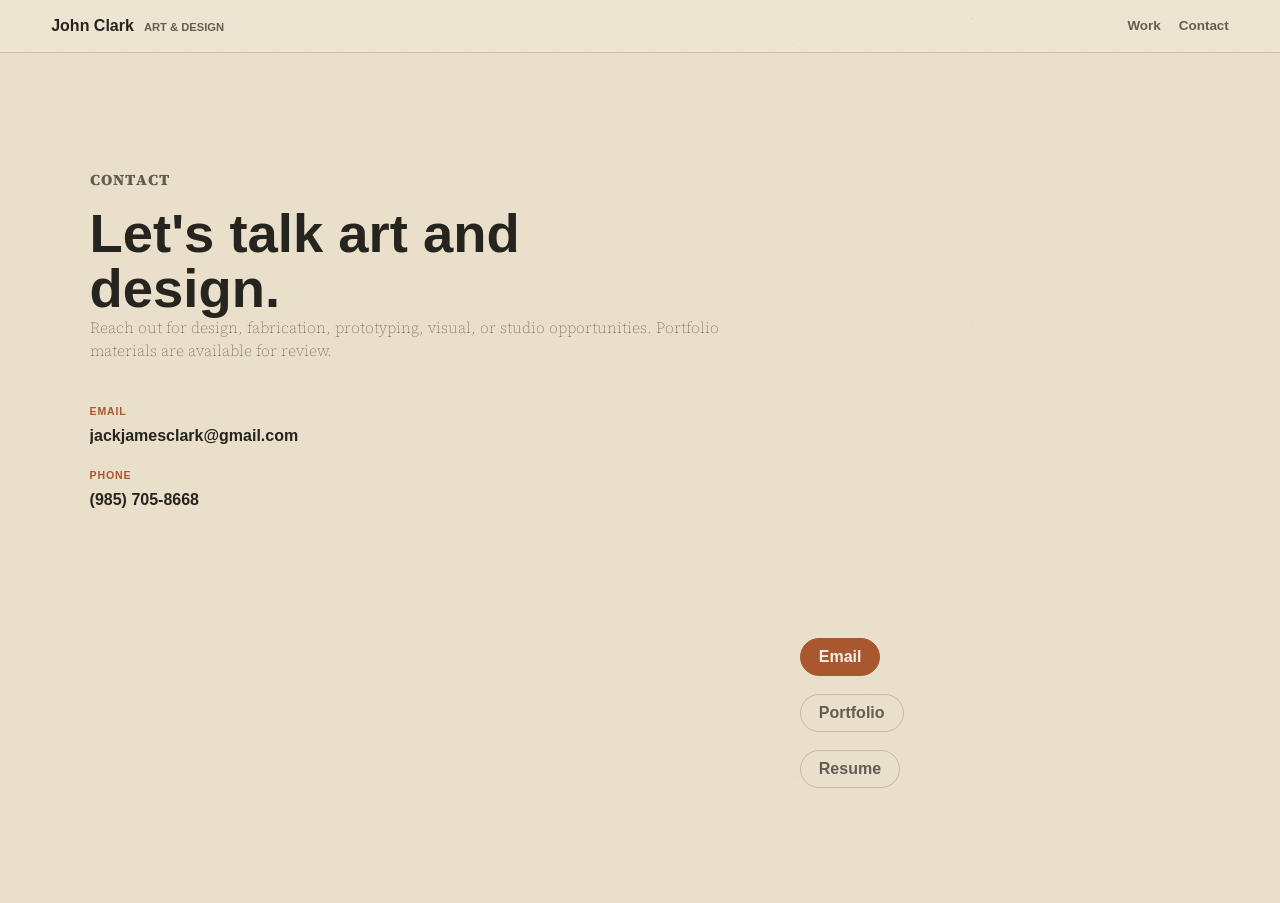
<file: contact.html>
<!doctype html>
<html lang="en">
  <head>
    <meta charset="utf-8">
    <meta name="viewport" content="width=device-width, initial-scale=1">
    <title>Contact | John Clark</title>
    <meta
      name="description"
      content="My contact information and portfolio materials."
    >
    <link rel="stylesheet" href="assets/portfolio/gallery.css">
    <style>
      .contact-cover {
        min-height: calc(100vh - 57px);
        padding: clamp(54px, 9vw, 124px) clamp(24px, 7vw, 112px);
      }

      .contact-card {
        display: grid;
        max-width: 1180px;
        min-height: min(620px, calc(100vh - 150px));
        margin: 0 auto;
        grid-template-columns: minmax(0, 1fr) minmax(280px, 0.55fr);
        overflow: hidden;
        border: 0;
        border-radius: 0;
        background: transparent;
        box-shadow: none;
      }

      .contact-copy {
        padding: 0 clamp(34px, 6vw, 76px) 0 0;
      }

      .contact-copy p {
        color: var(--muted);
        font-size: 0.96rem;
      }

      .contact-methods {
        display: grid;
        gap: 20px;
        margin-top: 42px;
      }

      .contact-methods a {
        display: grid;
        gap: 4px;
        padding-bottom: 0;
        border-bottom: 0;
        text-decoration: none;
      }

      .contact-methods span {
        color: var(--clay);
        font-size: 0.66rem;
        font-weight: 900;
        letter-spacing: 0.08em;
        text-transform: uppercase;
      }

      .contact-actions {
        display: flex;
        flex-direction: column;
        justify-content: flex-end;
        gap: 18px;
        padding: 0;
        background: transparent;
      }

      .contact-button {
        display: inline-flex;
        width: fit-content;
        min-height: 38px;
        align-items: center;
        justify-content: center;
        border: 1px solid var(--line);
        border-radius: 999px;
        color: var(--muted);
        font-weight: 900;
        padding: 0 18px;
        text-decoration: none;
      }

      .contact-button.primary {
        border-color: var(--clay);
        background: var(--clay);
        color: var(--cream);
      }

      .contact-button:hover,
      .contact-button:focus-visible,
      .contact-methods a:hover strong,
      .contact-methods a:focus-visible strong {
        color: var(--clay);
        text-decoration: underline;
      }

      @media (max-width: 760px) {
        .contact-card {
          grid-template-columns: 1fr;
          gap: 42px;
        }

        .contact-copy {
          padding-right: 0;
        }
      }
    </style>
  </head>
  <body>
    <header class="site-header">
      <a class="brand" href="index.html">John Clark <span>Art &amp; Design</span></a>
      <nav class="nav" aria-label="Primary">
        <a href="index.html#work">Work</a>
        <a href="index.html#contact">Contact</a>
      </nav>
    </header>

    <main class="contact-cover">
      <section class="contact-card" aria-labelledby="contact-title">
        <div class="contact-copy">
          <p class="section-kicker">Contact</p>
          <h1 id="contact-title">Let's talk art and design.</h1>
          <p>
            Reach out for design, fabrication, prototyping, visual, or studio
            opportunities. Portfolio materials are available for review.
          </p>
          <div class="contact-methods" aria-label="Contact methods">
            <a href="mailto:jackjamesclark@gmail.com">
              <span>Email</span>
              <strong>jackjamesclark@gmail.com</strong>
            </a>
            <a href="tel:+19857058668">
              <span>Phone</span>
              <strong>(985) 705-8668</strong>
            </a>
          </div>
        </div>
        <div class="contact-actions">
          <a class="contact-button primary" href="mailto:jackjamesclark@gmail.com">Email</a>
          <a class="contact-button" href="assets/portfolio/docs/portfolio-2026.pdf">Portfolio</a>
          <a class="contact-button" href="assets/portfolio/docs/resume-2026.pdf">Resume</a>
        </div>
      </section>
    </main>
  </body>
</html>
</file>
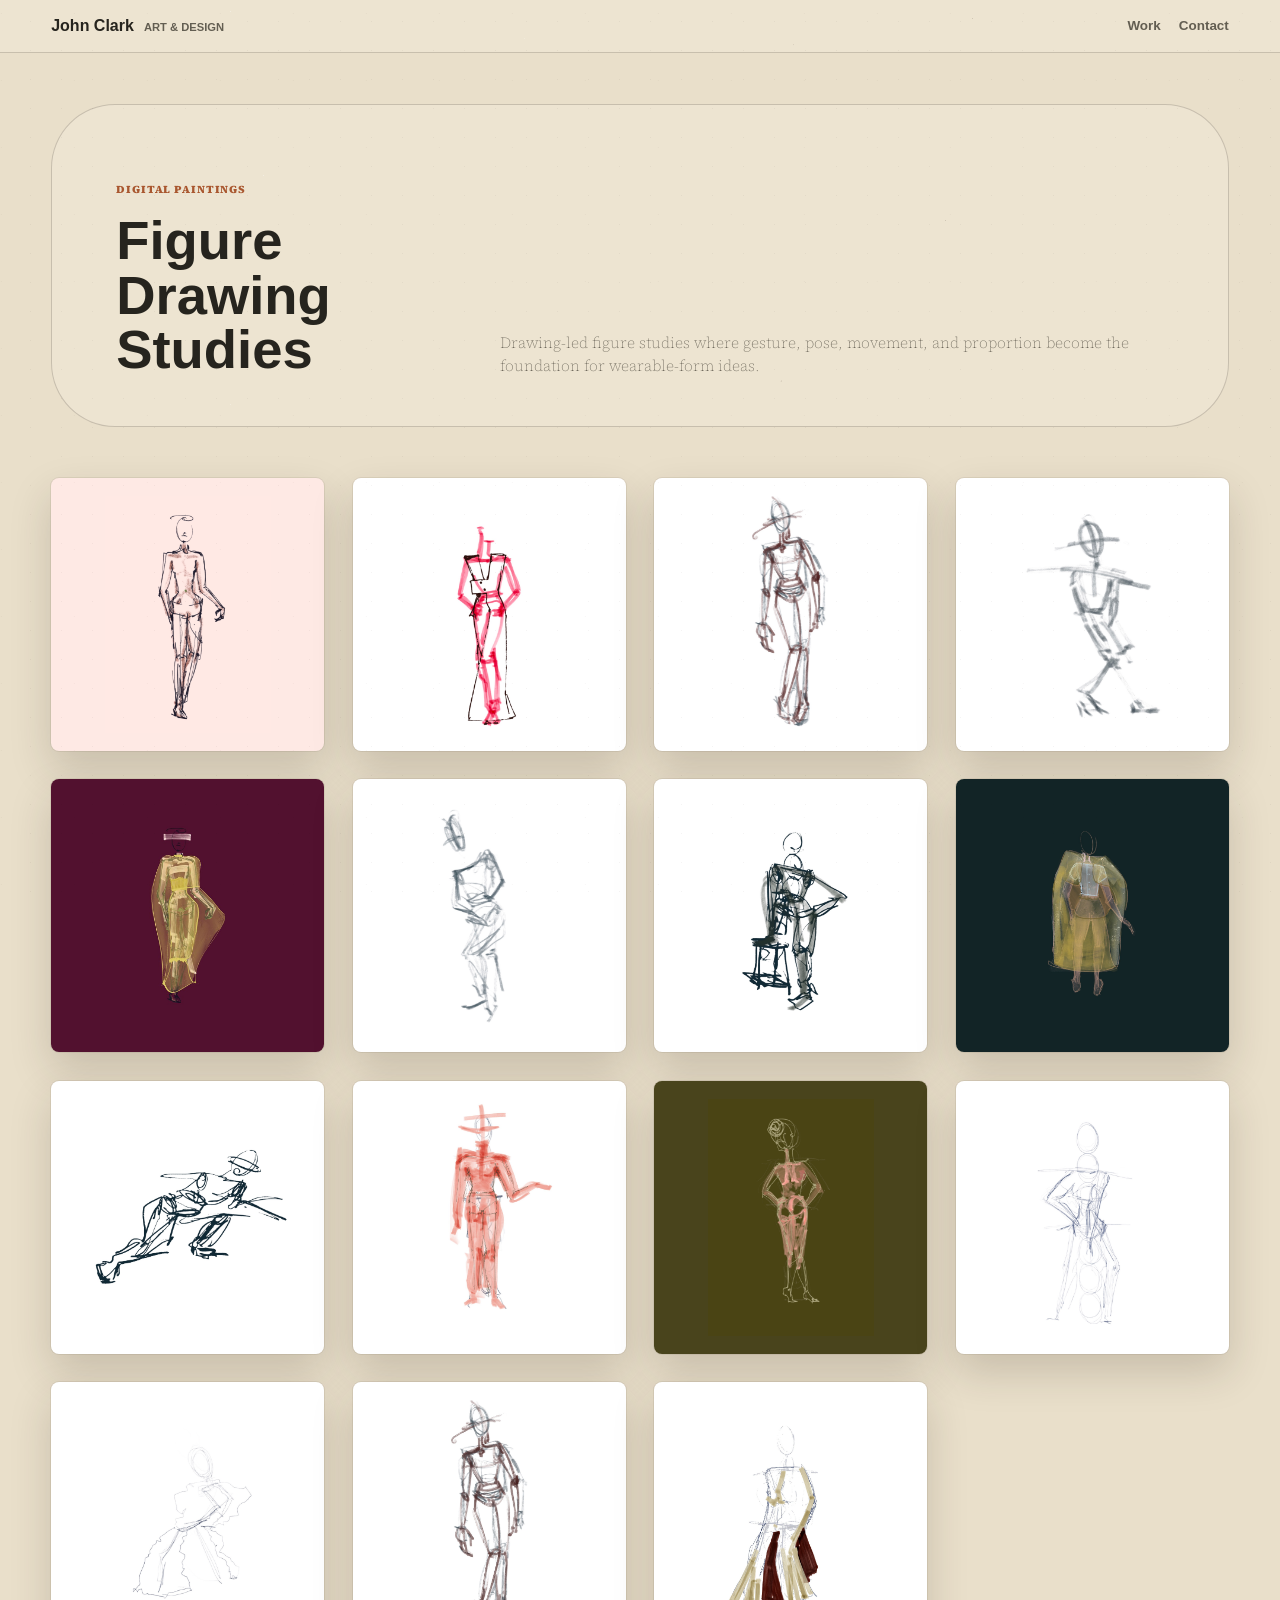
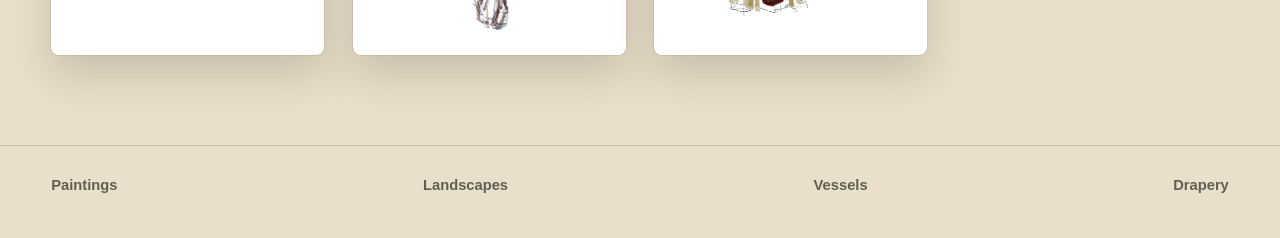
<file: paintings-figures.html>
<!doctype html>
<html lang="en">
  <head>
    <meta charset="utf-8">
    <meta name="viewport" content="width=device-width, initial-scale=1">
    <title>Figure Drawing Digital Paintings | John Clark</title>
    <meta
      name="description"
      content="My figure drawing digital paintings, exploring gesture, pose, proportion, movement, and wearable-form ideas."
    >
    <link rel="stylesheet" href="assets/portfolio/gallery.css">
  </head>
  <body class="figure-gallery-page">
    <header class="site-header">
      <a class="brand" href="index.html">John Clark <span>Art &amp; Design</span></a>
      <nav class="nav" aria-label="Primary">
        <a href="index.html#work">Work</a>
        <a href="index.html#contact">Contact</a>
      </nav>
    </header>

    <main>
      <section class="page-hero" aria-labelledby="gallery-title">
        <div>
          <p class="section-kicker">Digital Paintings</p>
          <h1 id="gallery-title">Figure Drawing Studies</h1>
        </div>
        <p>
          Drawing-led figure studies where gesture, pose, movement, and
          proportion become the foundation for wearable-form ideas.
        </p>
      </section>

      <section class="gallery-section" aria-label="Figure drawing digital paintings">
        <div class="gallery-shell figure-grid" data-lightbox-gallery data-lightbox-item=".figure-tile">
          <div class="figure-tile" style="--tile-bg: #fee9e4;">
            <img src="assets/portfolio/images/digital-paintings/figures/drawings/figure-line-study.jpg" alt="Loose digital figure line drawing on a pale pink background.">
          </div>
          <div class="figure-tile" style="--tile-bg: #ffffff;">
            <img src="assets/portfolio/images/digital-paintings/figures/drawings/red-construction-figure.jpg" alt="Red construction-line figure drawing with garment geometry.">
          </div>
          <div class="figure-tile" style="--tile-bg: #ffffff;">
            <img src="assets/portfolio/images/digital-paintings/figures/drawings/walking-construction-figure.jpg" alt="Walking construction figure drawing with loose red and blue lines.">
          </div>
          <div class="figure-tile" style="--tile-bg: #ffffff;">
            <img src="assets/portfolio/images/digital-paintings/figures/drawings/running-gesture.jpg" alt="Loose running figure gesture drawing.">
          </div>
          <div class="figure-tile" style="--tile-bg: #52112f;">
            <img src="assets/portfolio/images/digital-paintings/figures/sheer-yellow-figure.jpg" alt="Transparent yellow wearable figure painting on a burgundy background.">
          </div>
          <div class="figure-tile" style="--tile-bg: #ffffff;">
            <img src="assets/portfolio/images/digital-paintings/figures/drawings/leaning-gesture.jpg" alt="Leaning figure gesture sketch.">
          </div>
          <div class="figure-tile" style="--tile-bg: #ffffff;">
            <img src="assets/portfolio/images/digital-paintings/figures/drawings/studio-figure-drawing.jpg" alt="Standing studio figure drawing beside a simple block form.">
          </div>
          <div class="figure-tile" style="--tile-bg: #122426;">
            <img src="assets/portfolio/images/digital-paintings/figures/sheer-coat-figure.jpg" alt="Transparent coat figure study with pale garment layers.">
          </div>
          <div class="figure-tile" style="--tile-bg: #ffffff;">
            <img src="assets/portfolio/images/digital-paintings/figures/drawings/motion-figure-drawing.jpg" alt="Two running figure gesture drawings in dark line.">
          </div>
          <div class="figure-tile" style="--tile-bg: #ffffff;">
            <img src="assets/portfolio/images/digital-paintings/figures/red-figure.jpg" alt="Standing red figure study with transparent garment marks.">
          </div>
          <div class="figure-tile" style="--tile-bg: #49441c;">
            <img src="assets/portfolio/images/digital-paintings/figures/drawings/green-ground-figure-drawing.jpg" alt="Figure drawing on an olive green ground.">
          </div>
          <div class="figure-tile" style="--tile-bg: #ffffff;">
            <img src="assets/portfolio/images/digital-paintings/figures/drawings/pale-figure-study.jpg" alt="Pale figure study with light construction lines.">
          </div>
          <div class="figure-tile" style="--tile-bg: #ffffff;">
            <img src="assets/portfolio/images/digital-paintings/figures/drawings/seated-gesture-study.jpg" alt="Seated figure gesture drawing in pale line.">
          </div>
          <div class="figure-tile" style="--tile-bg: #ffffff;">
            <img src="assets/portfolio/images/digital-paintings/figures/walking-figure.jpg" alt="Walking figure study with transparent garment shapes.">
          </div>
          <div class="figure-tile" style="--tile-bg: #ffffff;">
            <img src="assets/portfolio/images/digital-paintings/figures/white-draped-sketch.jpg" alt="White draped garment figure sketch.">
          </div>
        </div>
      </section>
    </main>

    <footer class="page-footer">
      <a href="work.html#paintings">Paintings</a>
      <a href="paintings-landscapes.html">Landscapes</a>
      <a href="paintings-fragrance.html">Vessels</a>
      <a href="paintings-objects.html">Drapery</a>
    </footer>

    <script src="assets/portfolio/lightbox-gallery.js"></script>
  </body>
</html>
</file>
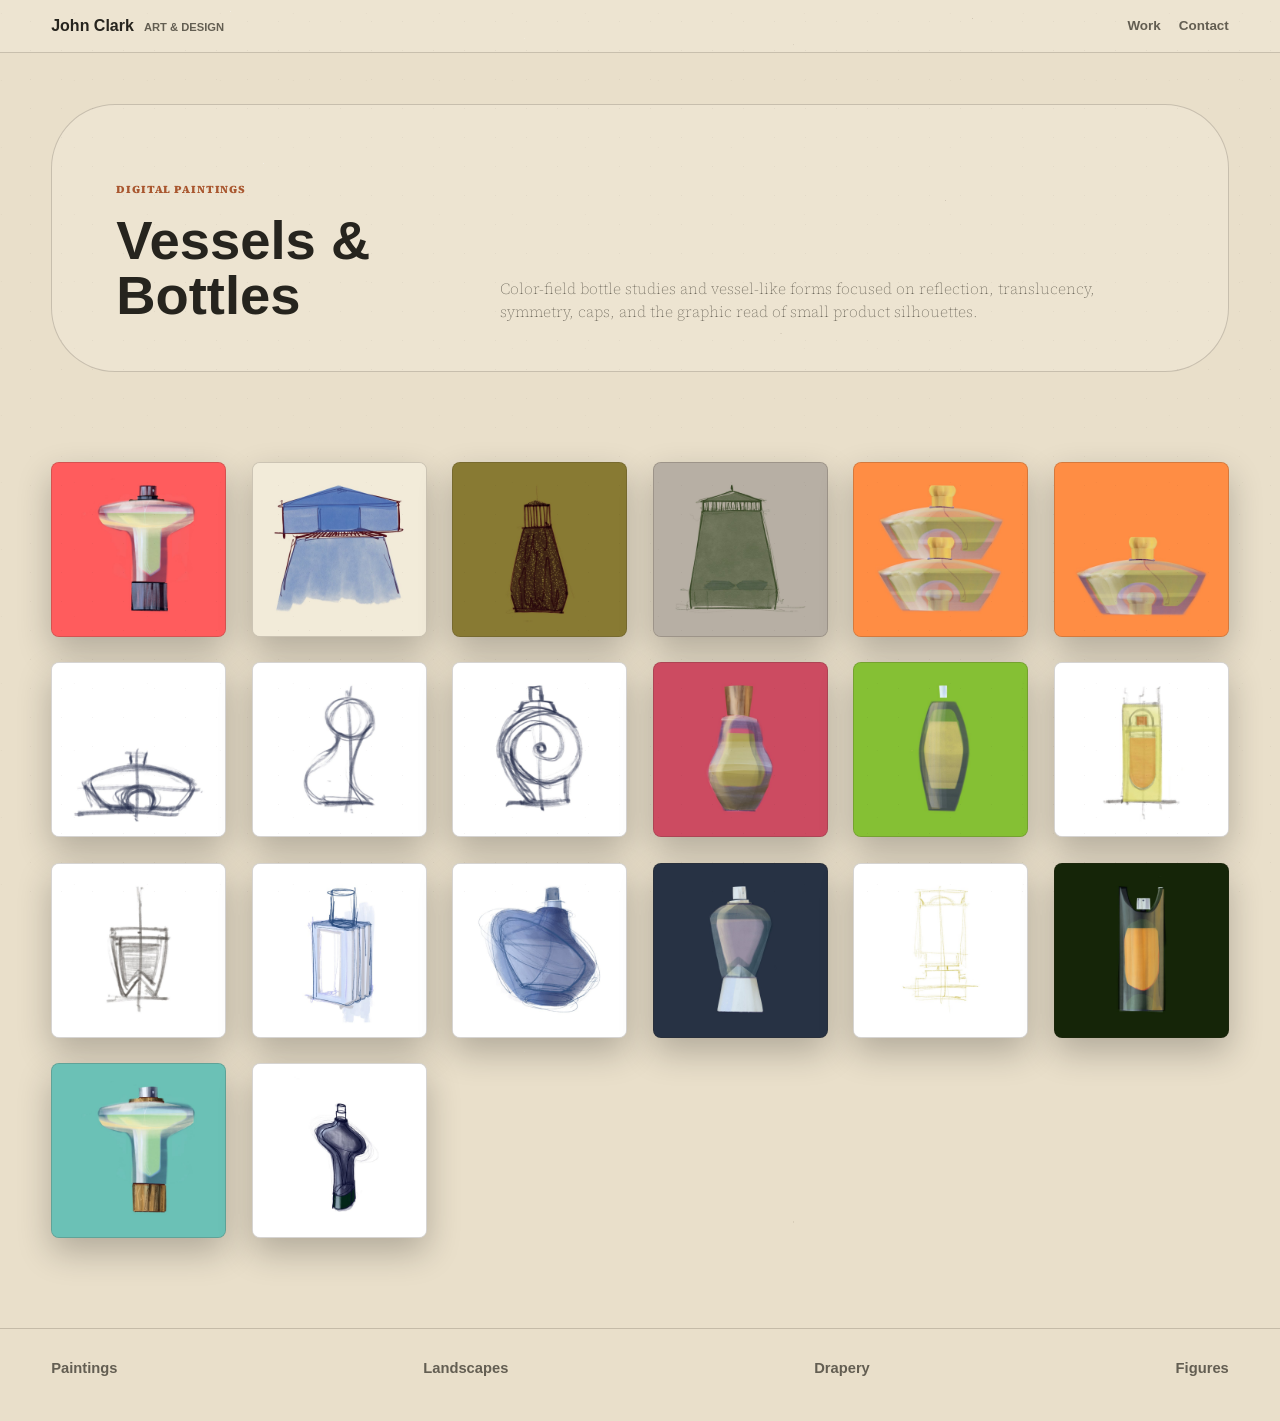
<file: paintings-fragrance.html>
<!doctype html>
<html lang="en">
  <head>
    <meta charset="utf-8">
    <meta name="viewport" content="width=device-width, initial-scale=1">
    <title>Vessels &amp; Bottle Digital Paintings | John Clark</title>
    <meta
      name="description"
      content="My vessel and bottle digital paintings, exploring transparency, color fields, caps, silhouettes, and small object proportion."
    >
    <link rel="stylesheet" href="assets/portfolio/gallery.css">
  </head>
  <body>
    <header class="site-header">
      <a class="brand" href="index.html">John Clark <span>Art &amp; Design</span></a>
      <nav class="nav" aria-label="Primary">
        <a href="index.html#work">Work</a>
        <a href="index.html#contact">Contact</a>
      </nav>
    </header>

    <main>
      <section class="page-hero" aria-labelledby="gallery-title">
        <div>
          <p class="section-kicker">Digital Paintings</p>
          <h1 id="gallery-title">Vessels &amp; Bottles</h1>
        </div>
        <p>
          Color-field bottle studies and vessel-like forms focused on reflection,
          translucency, symmetry, caps, and the graphic read of small product silhouettes.
        </p>
      </section>

      <section class="gallery-section" aria-label="Vessel and bottle digital paintings">
        <div class="gallery-shell fragrance-grid" data-lightbox-gallery data-lightbox-item=".fragrance-tile">
          <div class="fragrance-tile" style="--tile-bg: #ff5c5d;">
            <img src="assets/portfolio/images/digital-paintings/fragrance-bottles/coral-nozzle-bottle.jpg" alt="Bulbous top fragrance bottle study with a narrow base on a coral background.">
          </div>
          <div class="fragrance-tile" style="--tile-bg: #f2ebd9;">
            <img src="assets/portfolio/images/digital-paintings/fragrance-bottles/blue-cap-sketch.jpg" alt="Blue cap fragrance bottle sketch on warm paper background.">
          </div>
          <div class="fragrance-tile" style="--tile-bg: #887a33;">
            <img src="assets/portfolio/images/digital-paintings/fragrance-bottles/lace-bottle.jpg" alt="Dark lace fragrance bottle study on olive background.">
          </div>
          <div class="fragrance-tile" style="--tile-bg: #b7afa4;">
            <img src="assets/portfolio/images/digital-paintings/fragrance-bottles/green-rect-bottle.jpg" alt="Green rectangular fragrance bottle study on gray taupe background.">
          </div>
          <div class="fragrance-tile" style="--tile-bg: #ff8d44;">
            <img src="assets/portfolio/images/digital-paintings/fragrance-bottles/stacked-orange-bottle.jpg" alt="Stacked fragrance bottle study on orange background.">
          </div>
          <div class="fragrance-tile" style="--tile-bg: #ff8d44;">
            <img src="assets/portfolio/images/digital-paintings/fragrance-bottles/orange-bottle.jpg" alt="Low fragrance bottle study on orange background.">
          </div>
          <div class="fragrance-tile" style="--tile-bg: #ffffff;">
            <img src="assets/portfolio/images/digital-paintings/fragrance-bottles/oval-sketch-bottle.jpg" alt="Oval fragrance bottle sketch on white background.">
          </div>
          <div class="fragrance-tile" style="--tile-bg: #ffffff;">
            <img src="assets/portfolio/images/digital-paintings/fragrance-bottles/profile-sketch-bottle.jpg" alt="Profile fragrance bottle sketch on white background.">
          </div>
          <div class="fragrance-tile" style="--tile-bg: #ffffff;">
            <img src="assets/portfolio/images/digital-paintings/fragrance-bottles/spiral-sketch-bottle.jpg" alt="Spiral fragrance bottle sketch on white background.">
          </div>
          <div class="fragrance-tile" style="--tile-bg: #cc4b61;">
            <img src="assets/portfolio/images/digital-paintings/fragrance-bottles/pink-ground-bottle.jpg" alt="Small fragrance bottle study on pink background.">
          </div>
          <div class="fragrance-tile" style="--tile-bg: #85c034;">
            <img src="assets/portfolio/images/digital-paintings/fragrance-bottles/green-ground-bottle.jpg" alt="Green fragrance bottle study on bright green background.">
          </div>
          <div class="fragrance-tile" style="--tile-bg: #ffffff;">
            <img src="assets/portfolio/images/digital-paintings/fragrance-bottles/label-bottle.jpg" alt="Labeled fragrance bottle study on white background.">
          </div>
          <div class="fragrance-tile" style="--tile-bg: #ffffff;">
            <img src="assets/portfolio/images/digital-paintings/fragrance-bottles/wireframe-bottle.jpg" alt="Wireframe fragrance bottle sketch on white background.">
          </div>
          <div class="fragrance-tile" style="--tile-bg: #ffffff;">
            <img src="assets/portfolio/images/digital-paintings/fragrance-bottles/blue-rect-bottle.jpg" alt="Blue rectangular fragrance bottle study on white background.">
          </div>
          <div class="fragrance-tile" style="--tile-bg: #ffffff;">
            <img src="assets/portfolio/images/digital-paintings/fragrance-bottles/blue-round-bottle.jpg" alt="Blue round fragrance bottle study on white background.">
          </div>
          <div class="fragrance-tile" style="--tile-bg: #273244;">
            <img src="assets/portfolio/images/digital-paintings/fragrance-bottles/dark-ground-bottle.jpg" alt="Faceted fragrance bottle study on dark blue background.">
          </div>
          <div class="fragrance-tile" style="--tile-bg: #ffffff;">
            <img src="assets/portfolio/images/digital-paintings/fragrance-bottles/yellow-line-bottle.jpg" alt="Pale yellow line fragrance bottle sketch on white background.">
          </div>
          <div class="fragrance-tile" style="--tile-bg: #152508;">
            <img src="assets/portfolio/images/digital-paintings/fragrance-bottles/tall-green-bottle.jpg" alt="Tall green fragrance bottle study on dark green background.">
          </div>
          <div class="fragrance-tile" style="--tile-bg: #6bc1b6;">
            <img src="assets/portfolio/images/digital-paintings/fragrance-bottles/teal-nozzle-bottle.jpg" alt="Nozzle fragrance bottle study on teal background.">
          </div>
          <div class="fragrance-tile" style="--tile-bg: #ffffff;">
            <img src="assets/portfolio/images/digital-paintings/fragrance-bottles/blue-green-bottle.jpg" alt="Blue-green fragrance bottle study on white background.">
          </div>
        </div>
      </section>
    </main>

    <footer class="page-footer">
      <a href="work.html#paintings">Paintings</a>
      <a href="paintings-landscapes.html">Landscapes</a>
      <a href="paintings-objects.html">Drapery</a>
      <a href="paintings-figures.html">Figures</a>
    </footer>
    <script src="assets/portfolio/lightbox-gallery.js"></script>
  </body>
</html>
</file>
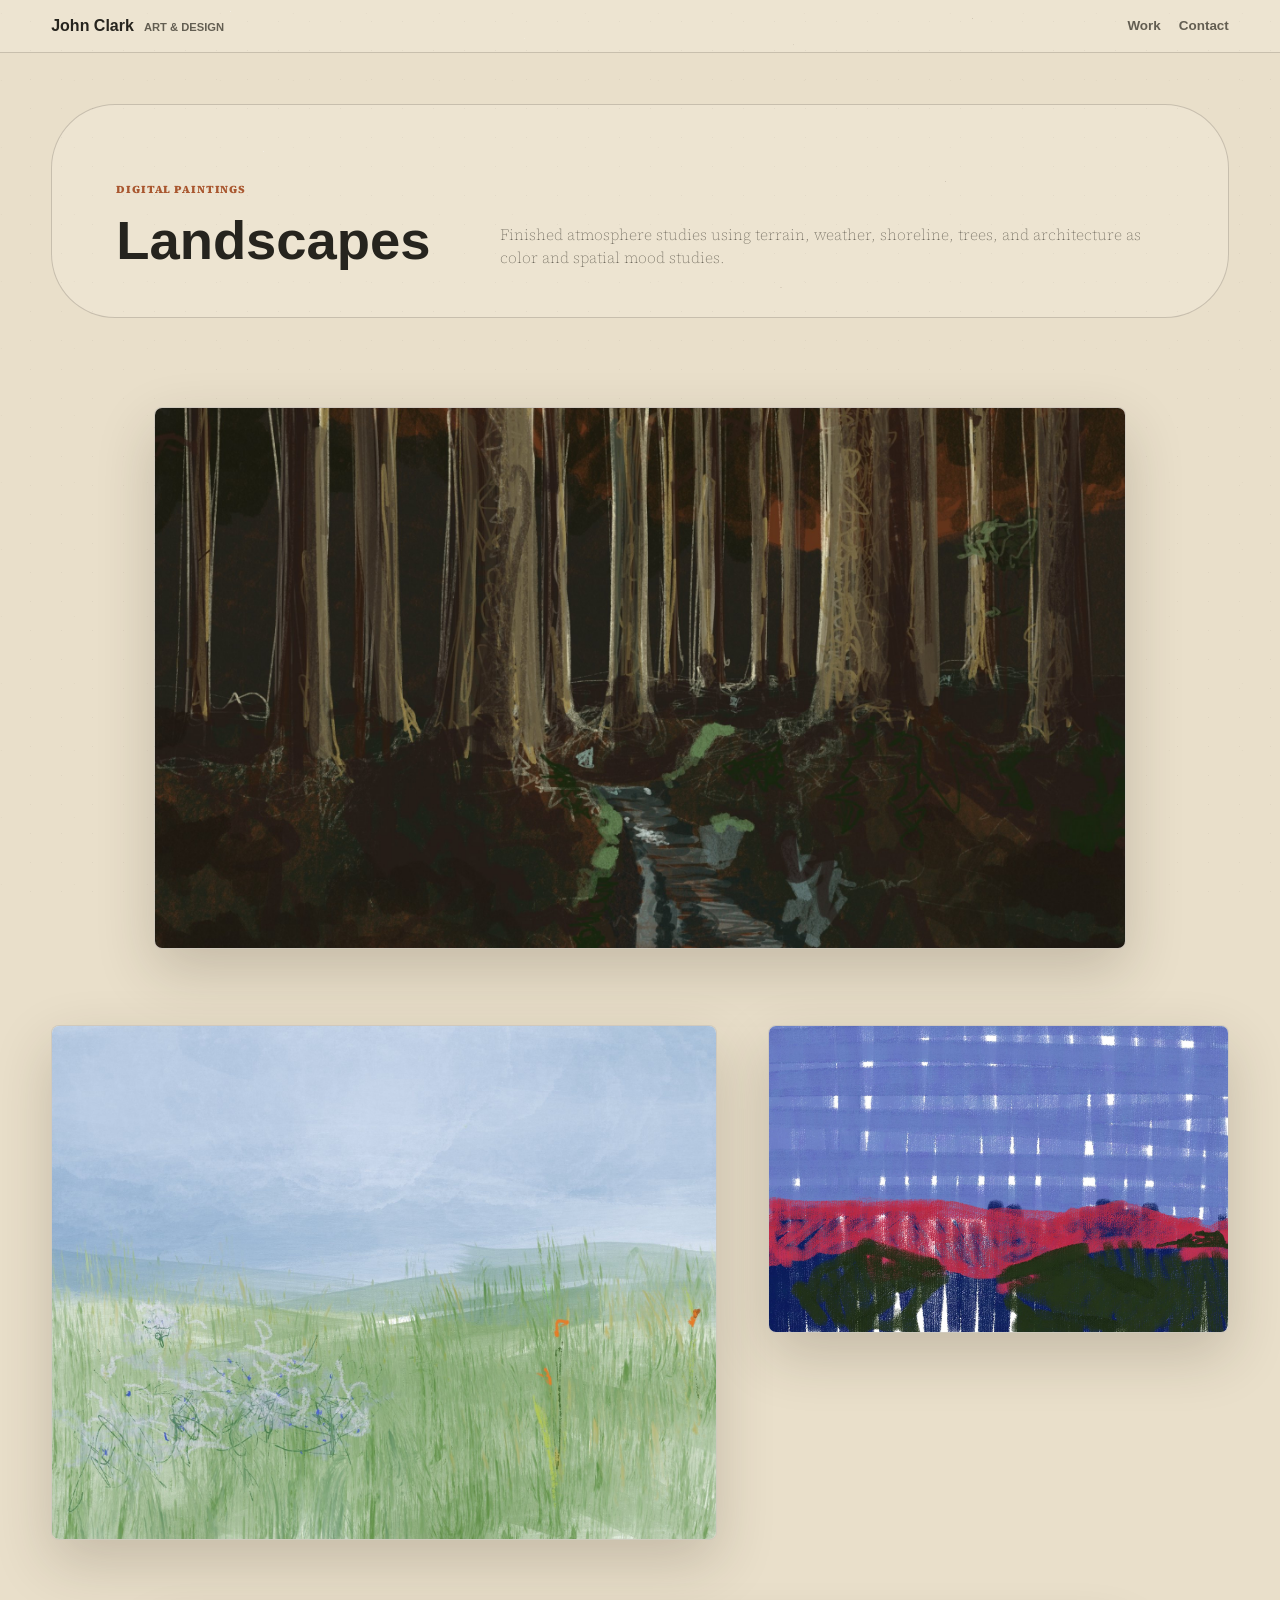
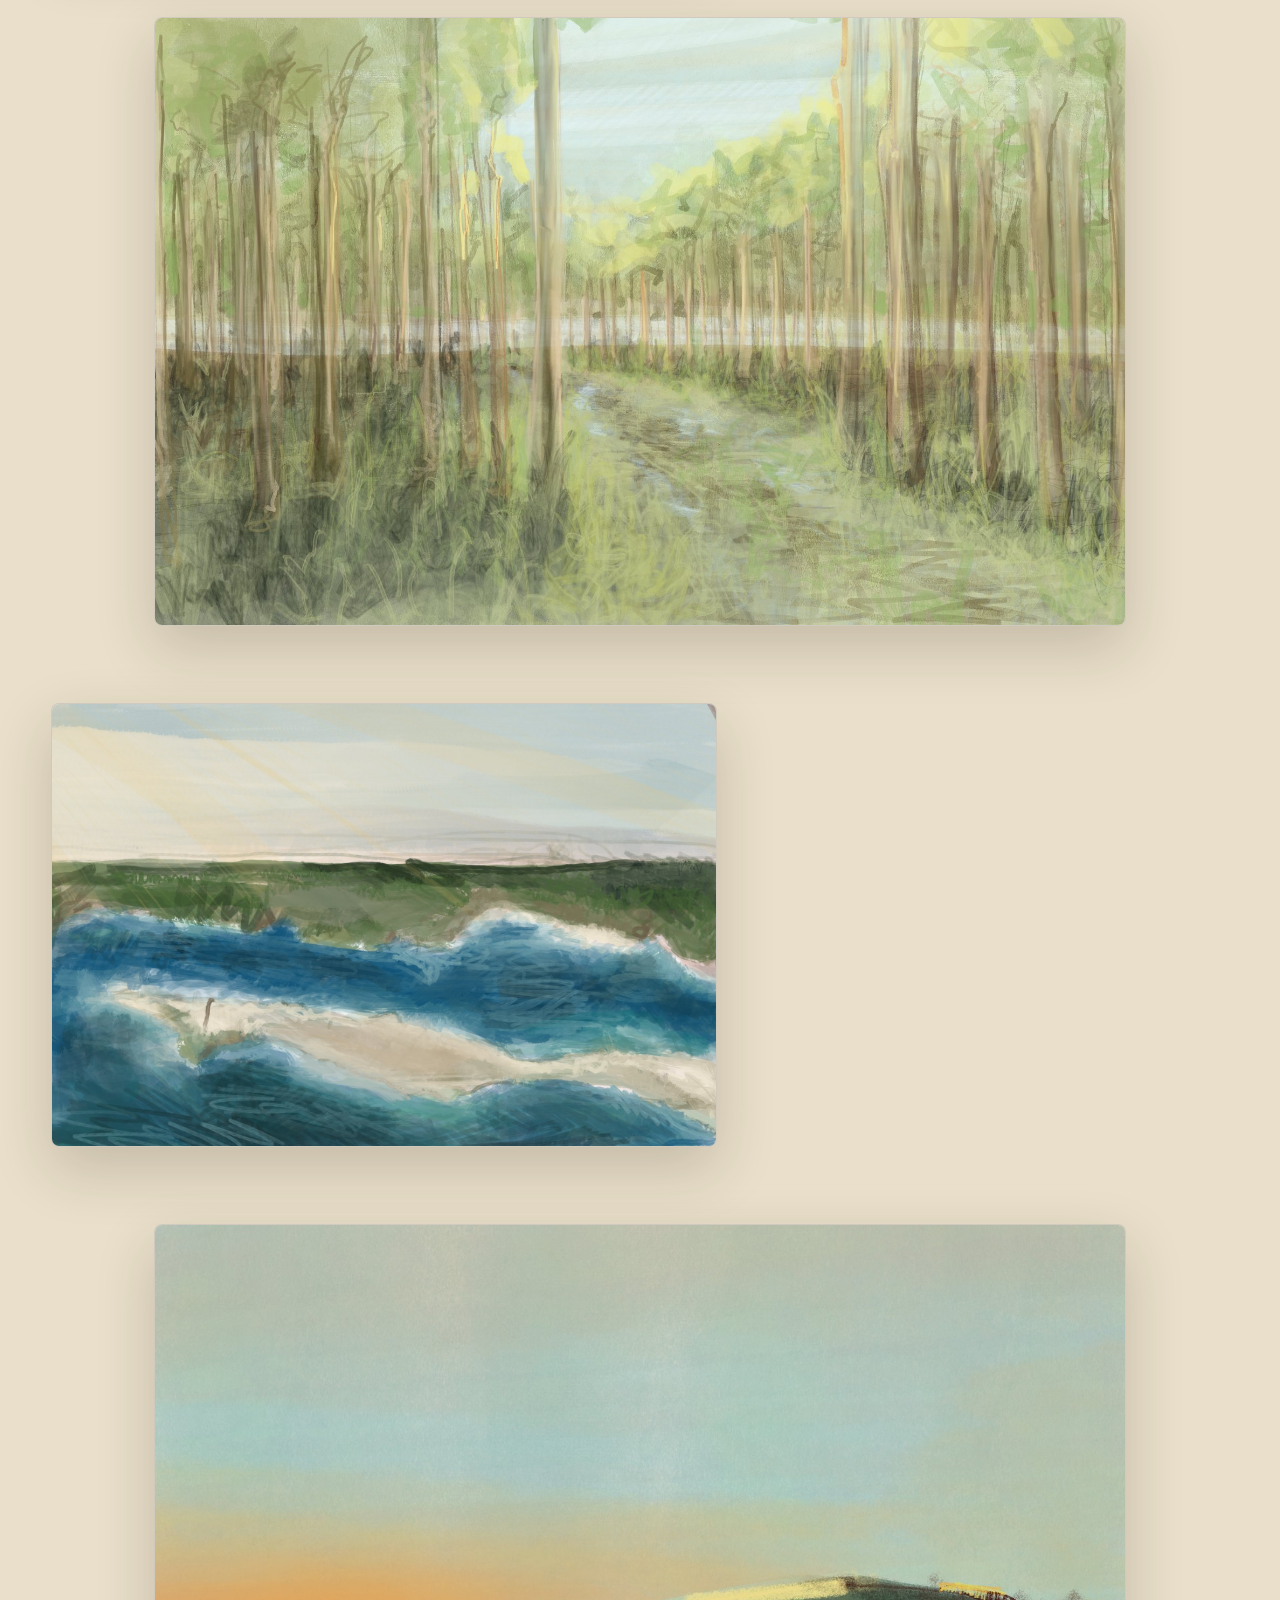
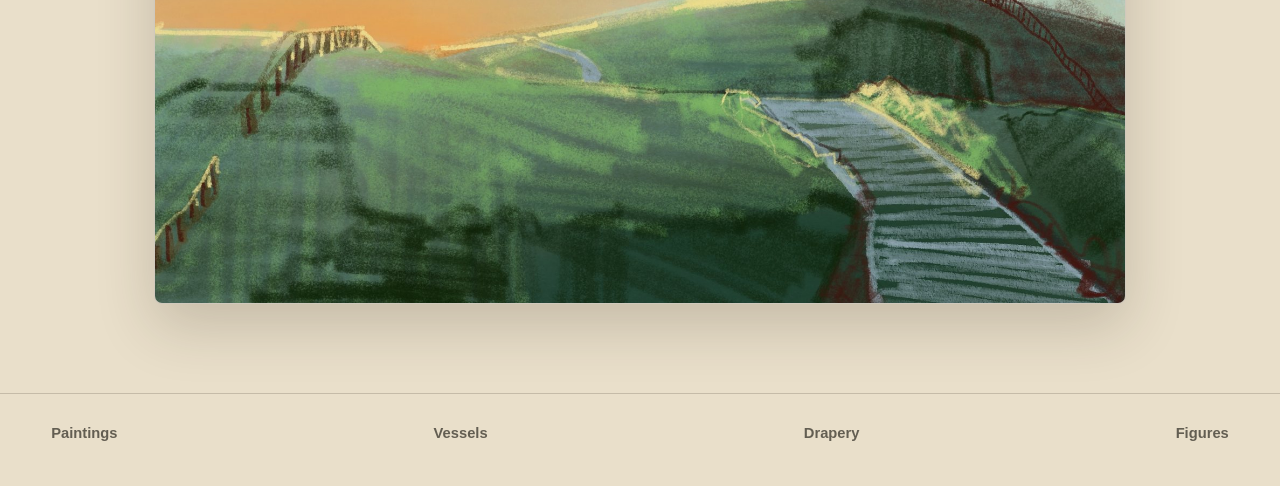
<file: paintings-landscapes.html>
<!doctype html>
<html lang="en">
  <head>
    <meta charset="utf-8">
    <meta name="viewport" content="width=device-width, initial-scale=1">
    <title>Landscape Digital Paintings | John Clark</title>
    <meta
      name="description"
      content="My landscape-focused digital paintings, including meadow, shoreline, forest, night, and architectural atmosphere studies."
    >
    <link rel="stylesheet" href="assets/portfolio/gallery.css">
  </head>
  <body class="landscape-gallery-page">
    <header class="site-header">
      <a class="brand" href="index.html">John Clark <span>Art &amp; Design</span></a>
      <nav class="nav" aria-label="Primary">
        <a href="index.html#work">Work</a>
        <a href="index.html#contact">Contact</a>
      </nav>
    </header>

    <main>
      <section class="page-hero" aria-labelledby="gallery-title">
        <div>
          <p class="section-kicker">Digital Paintings</p>
          <h1 id="gallery-title">Landscapes</h1>
        </div>
        <p>
          Finished atmosphere studies using terrain, weather, shoreline, trees,
          and architecture as color and spatial mood studies.
        </p>
      </section>

      <section class="gallery-section" aria-label="Landscape digital paintings">
        <div class="gallery-shell landscape-gallery" data-lightbox-gallery data-lightbox-item=".landscape-piece">
          <div class="landscape-piece is-featured">
            <img
              src="assets/portfolio/images/digital-paintings/landscape-dark-forest.jpg"
              alt="Dark digital forest painting with tall trunks and a narrow stream through the center."
            >
          </div>
          <div class="landscape-piece is-wide">
            <img
              src="assets/portfolio/images/digital-paintings/landscape-meadow.jpg"
              alt="Soft green meadow digital painting with pale sky and field grasses."
            >
          </div>
          <div class="landscape-piece is-small">
            <img
              src="assets/portfolio/images/digital-paintings/landscape-night-hills.jpg"
              alt="Digital landscape painting with blue night grid lights and red hills."
            >
          </div>
          <div class="landscape-piece is-center">
            <img
              src="assets/portfolio/images/digital-paintings/landscape-forest-path.jpg"
              alt="Digital painting of a pale forest path surrounded by tall trees."
            >
          </div>
          <div class="landscape-piece is-wide">
            <img
              src="assets/portfolio/images/digital-paintings/landscape-coast.jpg"
              alt="Digital painting of blue water, shoreline, and distant green hills."
            >
          </div>
          <div class="landscape-piece is-center">
            <img
              src="assets/portfolio/images/digital-paintings/landscape-hill-path.jpg"
              alt="Digital painting of a green hill path under a warm pale sky."
            >
          </div>
        </div>
      </section>
    </main>

    <footer class="page-footer">
      <a href="work.html#paintings">Paintings</a>
      <a href="paintings-fragrance.html">Vessels</a>
      <a href="paintings-objects.html">Drapery</a>
      <a href="paintings-figures.html">Figures</a>
    </footer>

    <script src="assets/portfolio/lightbox-gallery.js"></script>
  </body>
</html>
</file>
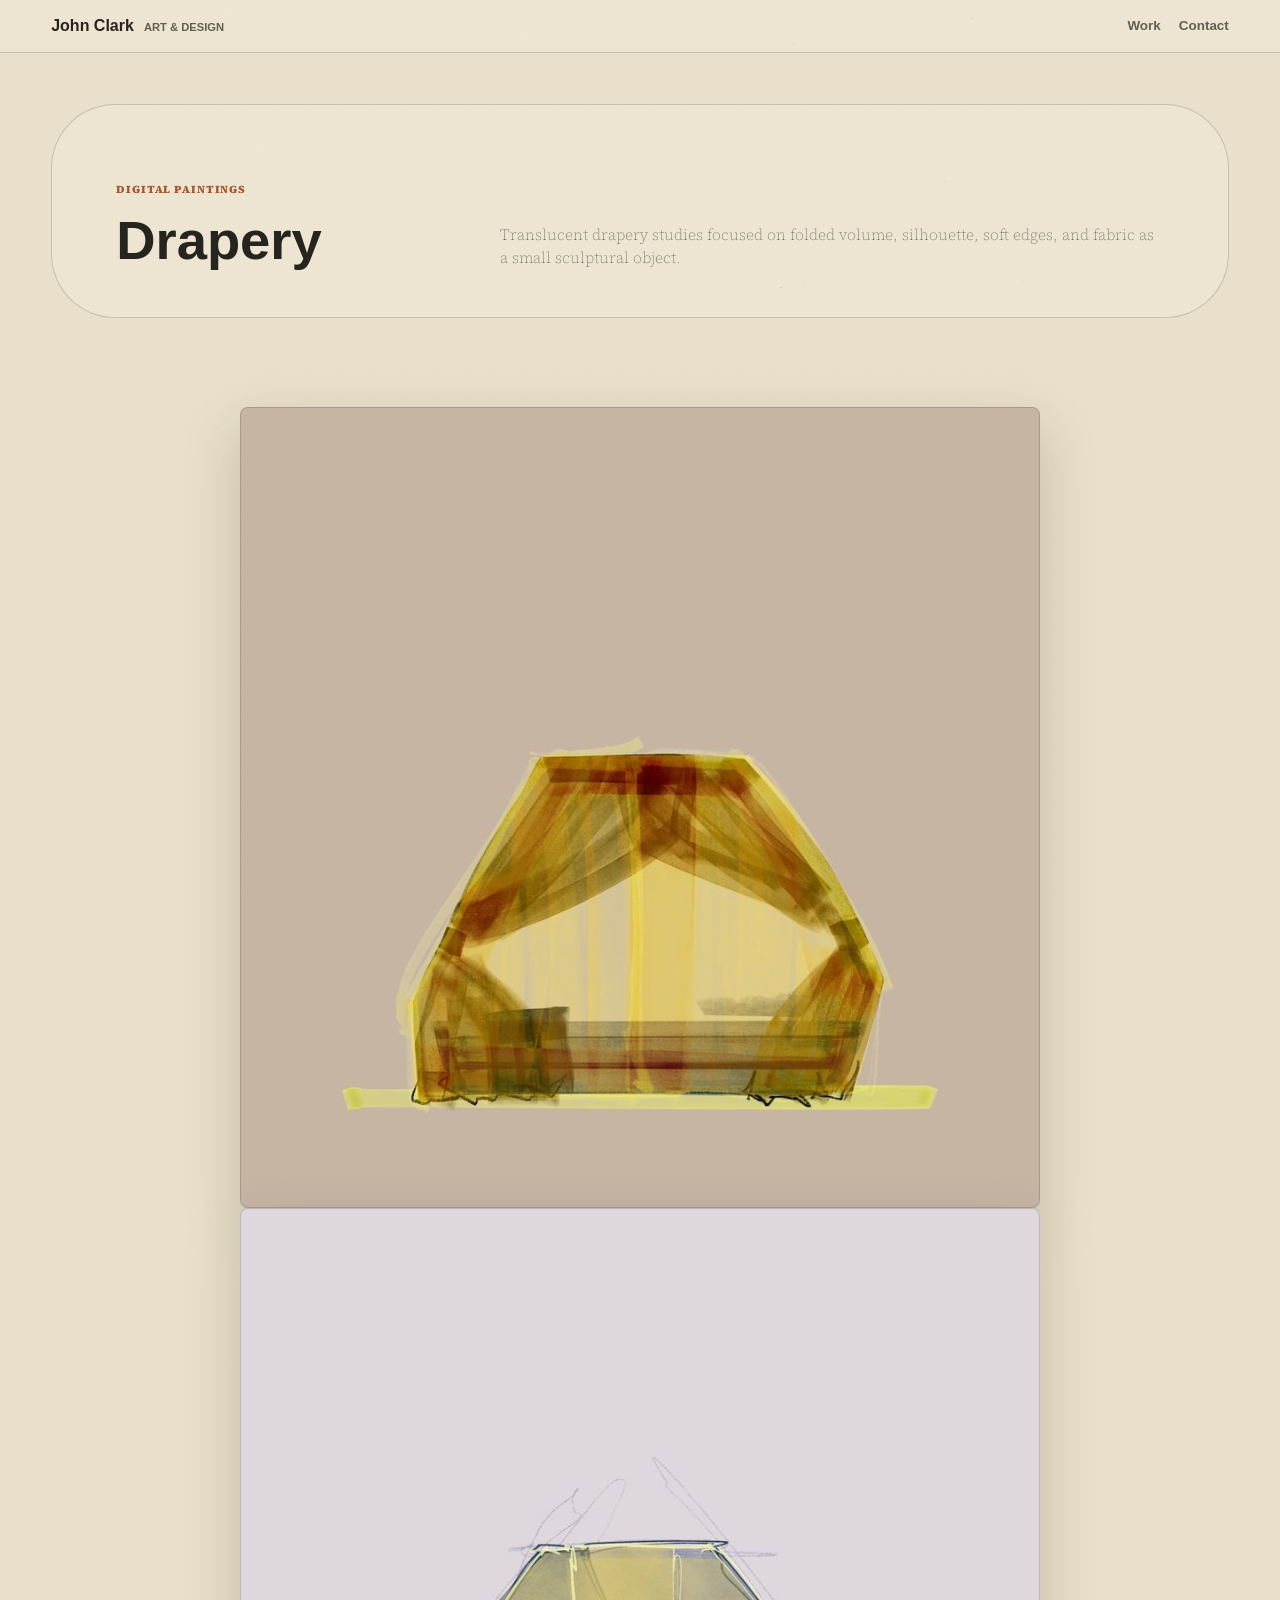
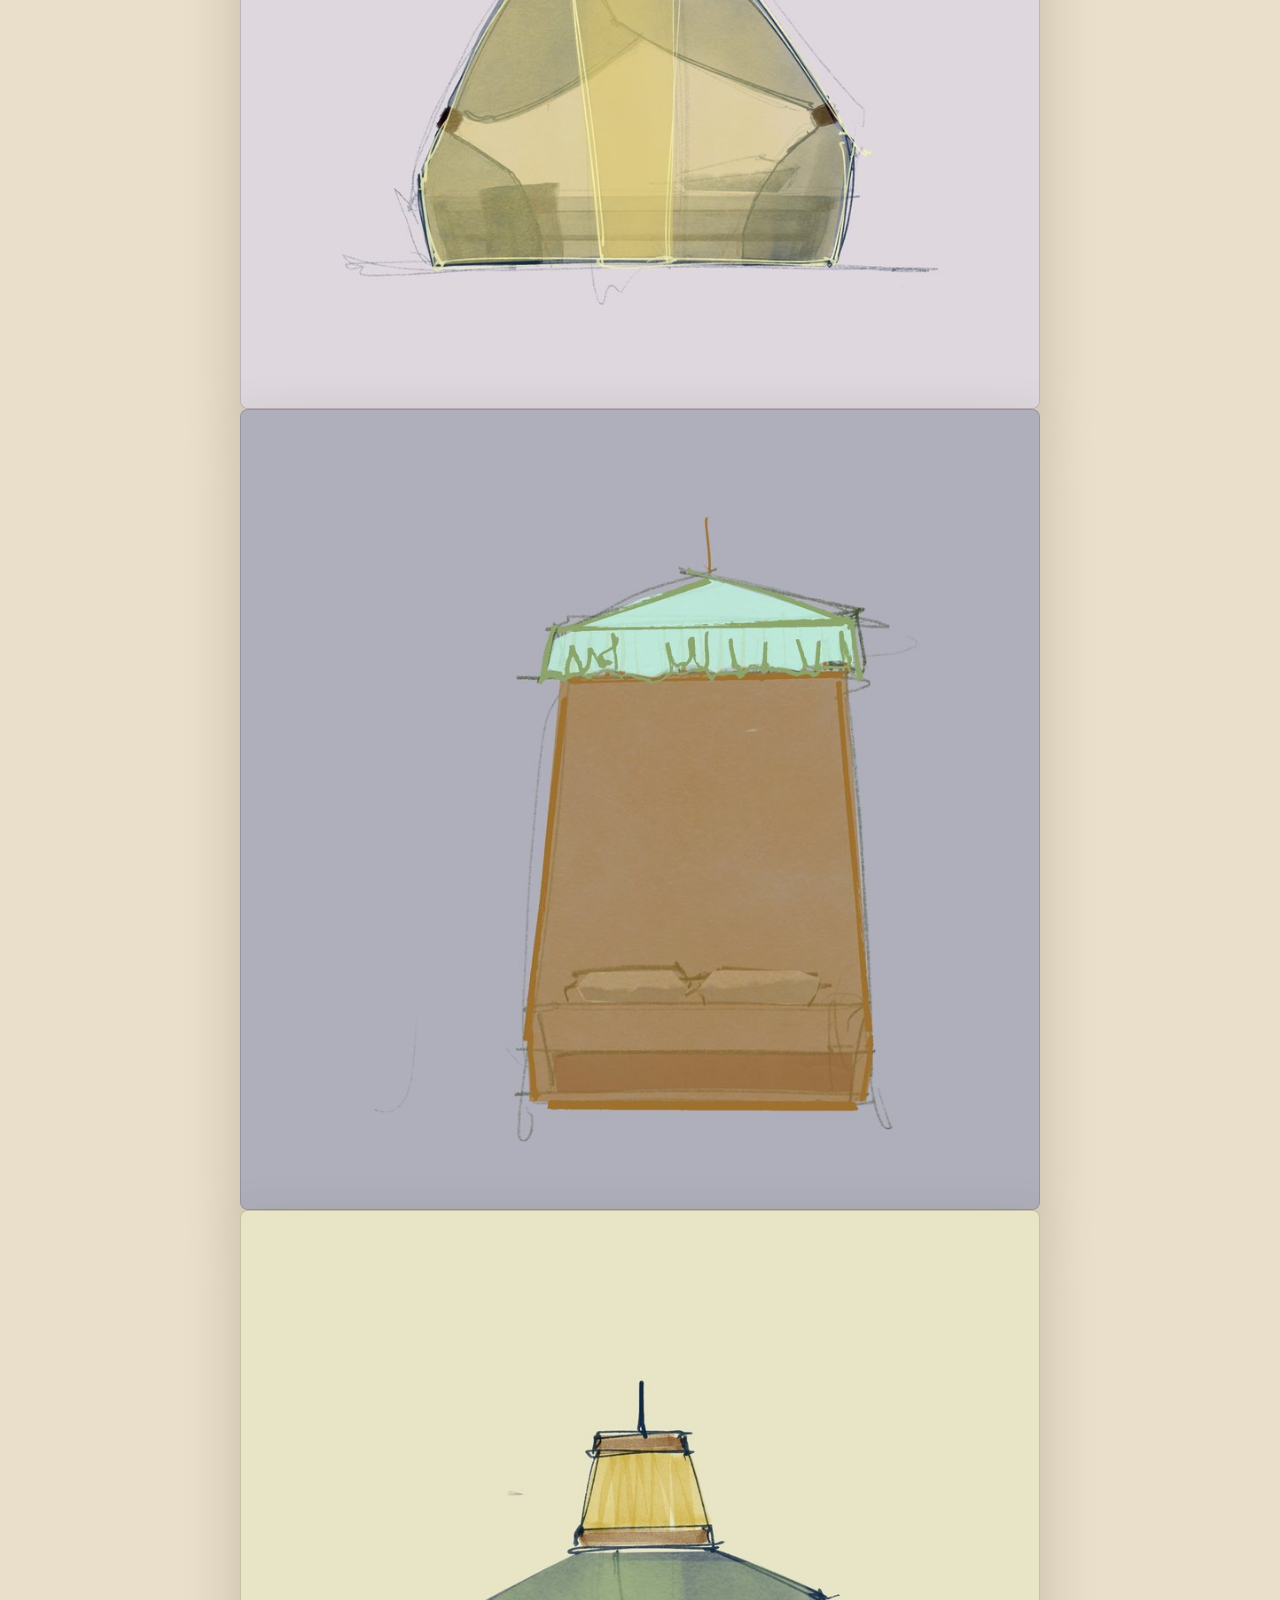
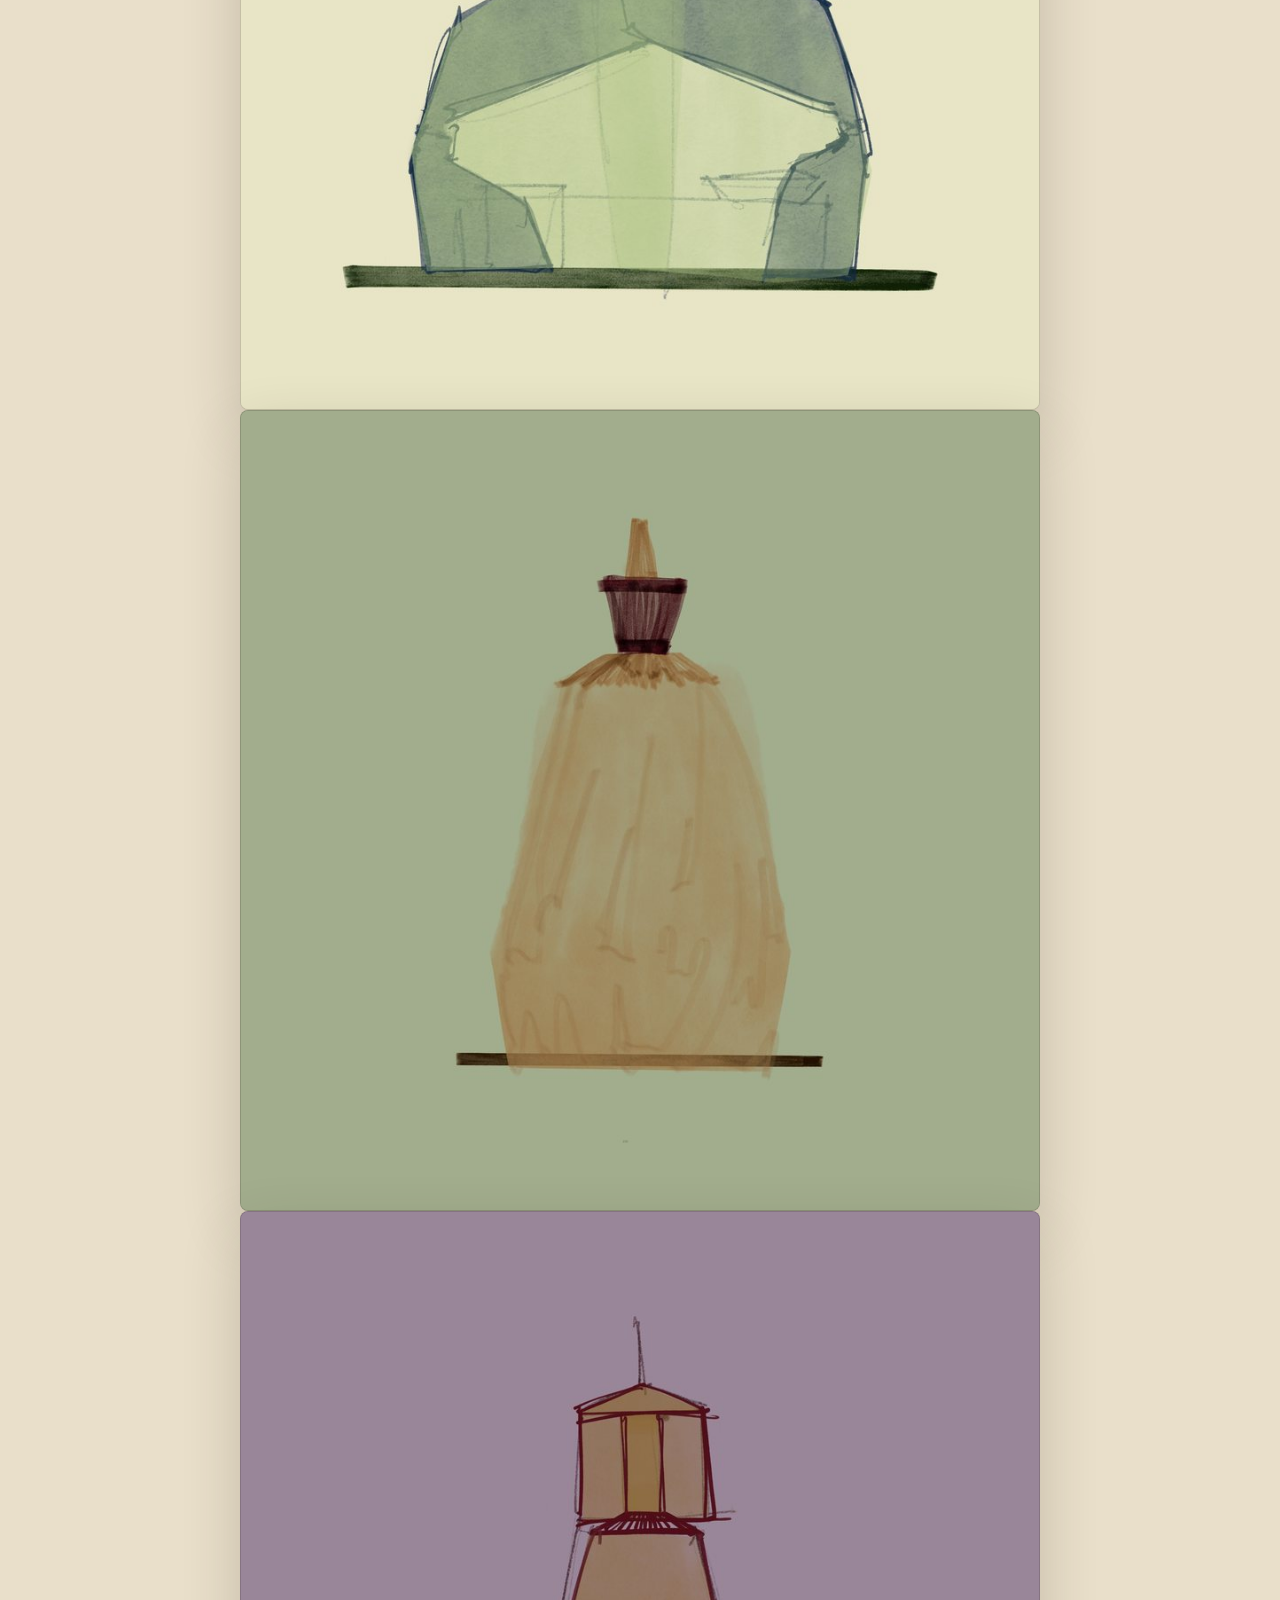
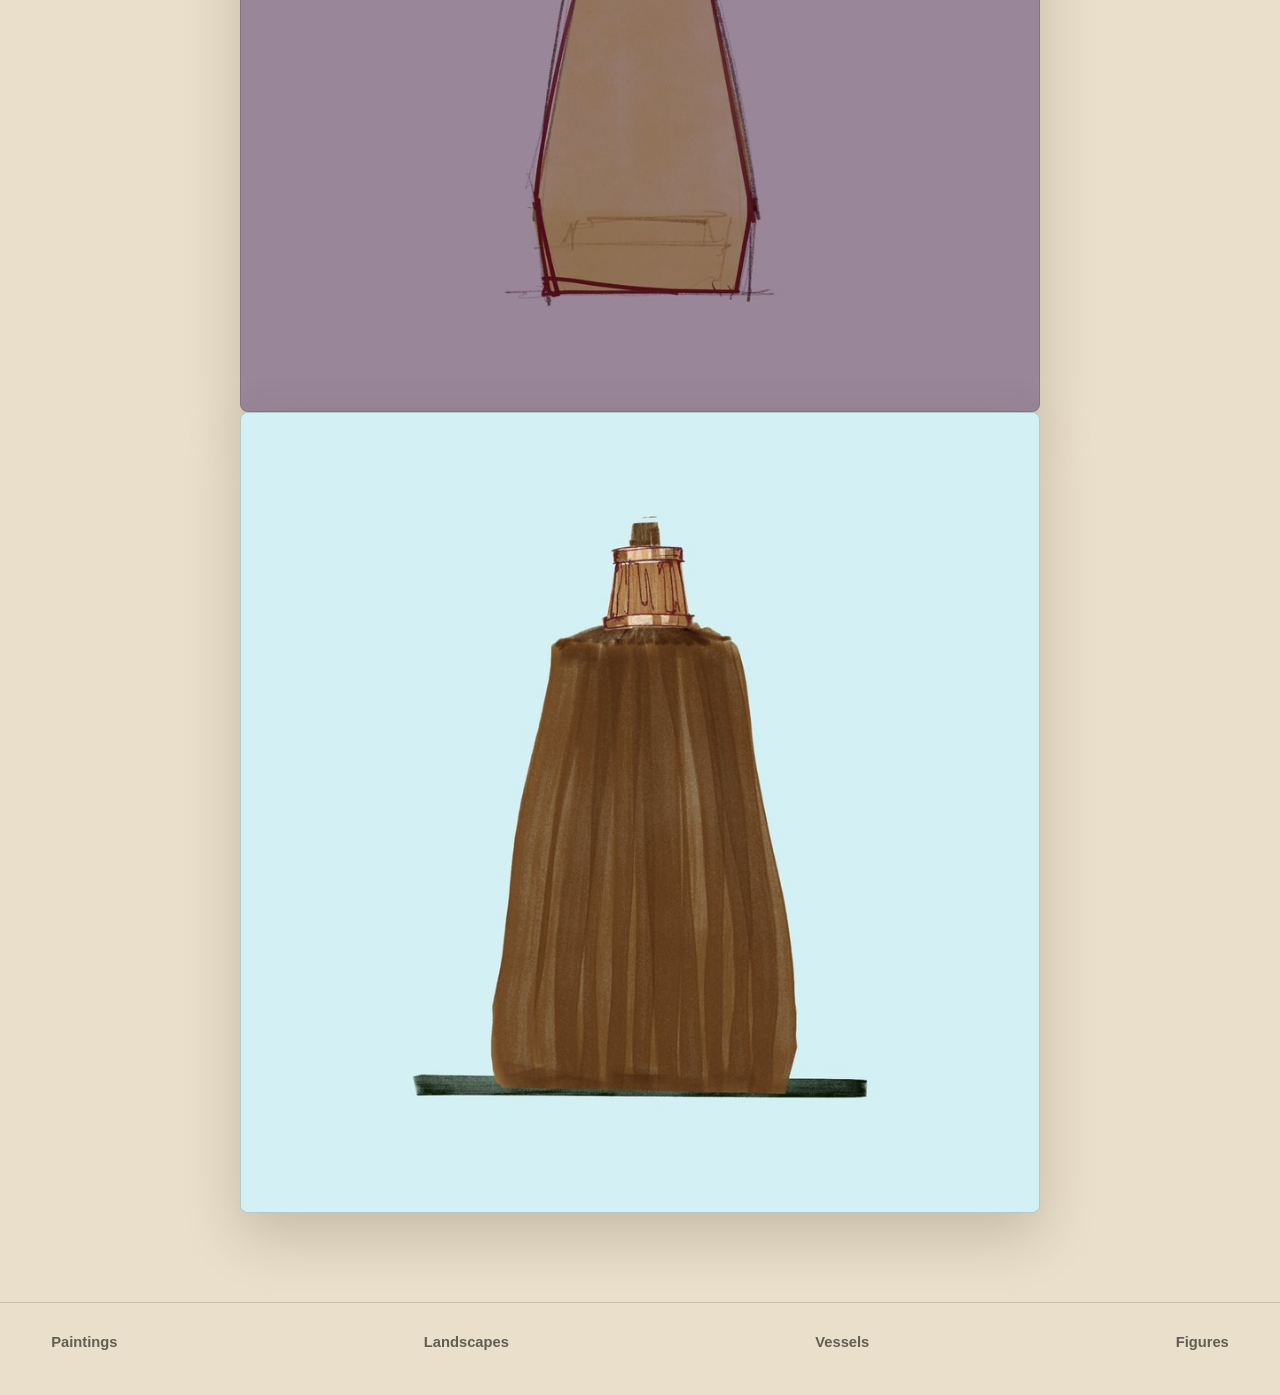
<file: paintings-objects.html>
<!doctype html>
<html lang="en">
  <head>
    <meta charset="utf-8">
    <meta name="viewport" content="width=device-width, initial-scale=1">
    <title>Drapery Digital Paintings | John Clark</title>
    <meta
      name="description"
      content="My drapery digital paintings, exploring translucent fabric, folded volume, silhouette, and soft sculptural form."
    >
    <link rel="stylesheet" href="assets/portfolio/gallery.css">
  </head>
  <body>
    <header class="site-header">
      <a class="brand" href="index.html">John Clark <span>Art &amp; Design</span></a>
      <nav class="nav" aria-label="Primary">
        <a href="index.html#work">Work</a>
        <a href="index.html#contact">Contact</a>
      </nav>
    </header>

    <main>
      <section class="page-hero" aria-labelledby="gallery-title">
        <div>
          <p class="section-kicker">Digital Paintings</p>
          <h1 id="gallery-title">Drapery</h1>
        </div>
        <p>
          Translucent drapery studies focused on folded volume, silhouette,
          soft edges, and fabric as a small sculptural object.
        </p>
      </section>

      <section class="gallery-section" aria-label="Drapery digital paintings">
        <div class="gallery-shell object-grid" data-lightbox-gallery data-lightbox-item=".object-tile">
          <div class="object-tile" style="--tile-bg: #c6b5a3;">
            <img
              src="assets/portfolio/images/digital-paintings/object-studies/amber-low-form.jpg"
              alt="Amber drapery form study on a taupe background."
            >
          </div>
          <div class="object-tile" style="--tile-bg: #ded7de;">
            <img
              src="assets/portfolio/images/digital-paintings/object-studies/faceted-drapery-form.jpg"
              alt="Faceted translucent drapery form study on a pale lavender background."
            >
          </div>
          <div class="object-tile" style="--tile-bg: #afafbb;">
            <img
              src="assets/portfolio/images/digital-paintings/object-studies/lilac-block-drapery-form.jpg"
              alt="Blocky translucent drapery form study on a gray lavender background."
            >
          </div>
          <div class="object-tile" style="--tile-bg: #e8e5c6;">
            <img
              src="assets/portfolio/images/digital-paintings/object-studies/green-cap-drapery-form.jpg"
              alt="Green-capped translucent drapery form study on a pale yellow background."
            >
          </div>
          <div class="object-tile" style="--tile-bg: #a2ad8d;">
            <img
              src="assets/portfolio/images/digital-paintings/object-studies/soft-amber-drapery-form.jpg"
              alt="Soft amber translucent drapery form study on a sage background."
            >
          </div>
          <div class="object-tile" style="--tile-bg: #998699;">
            <img
              src="assets/portfolio/images/digital-paintings/object-studies/tall-lilac-drapery-form.jpg"
              alt="Tall lilac translucent drapery form study on a muted purple background."
            >
          </div>
          <div class="object-tile" style="--tile-bg: #d3f0f4;">
            <img
              src="assets/portfolio/images/digital-paintings/object-studies/brown-drapery-form.jpg"
              alt="Brown translucent drapery form study on a pale blue background."
            >
          </div>
        </div>
      </section>
    </main>

    <footer class="page-footer">
      <a href="work.html#paintings">Paintings</a>
      <a href="paintings-landscapes.html">Landscapes</a>
      <a href="paintings-fragrance.html">Vessels</a>
      <a href="paintings-figures.html">Figures</a>
    </footer>
    <script src="assets/portfolio/lightbox-gallery.js"></script>
  </body>
</html>
</file>
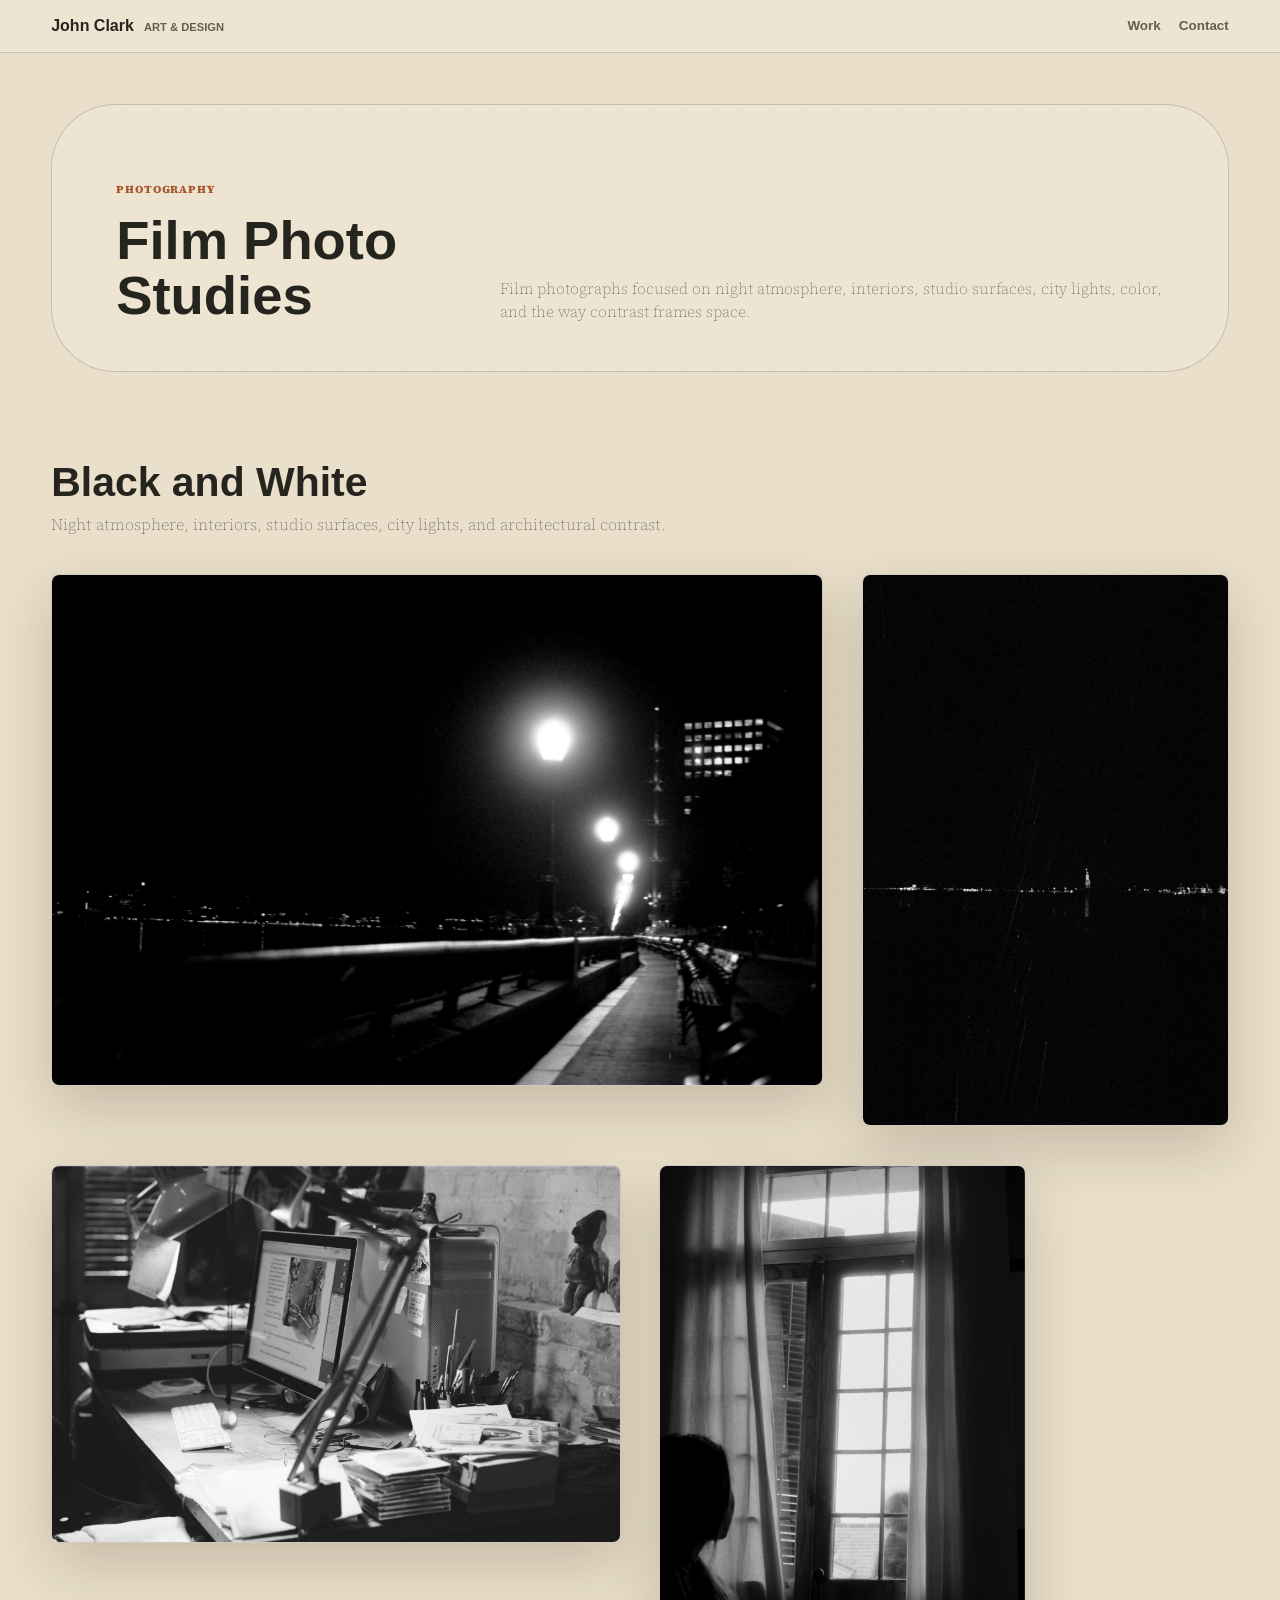
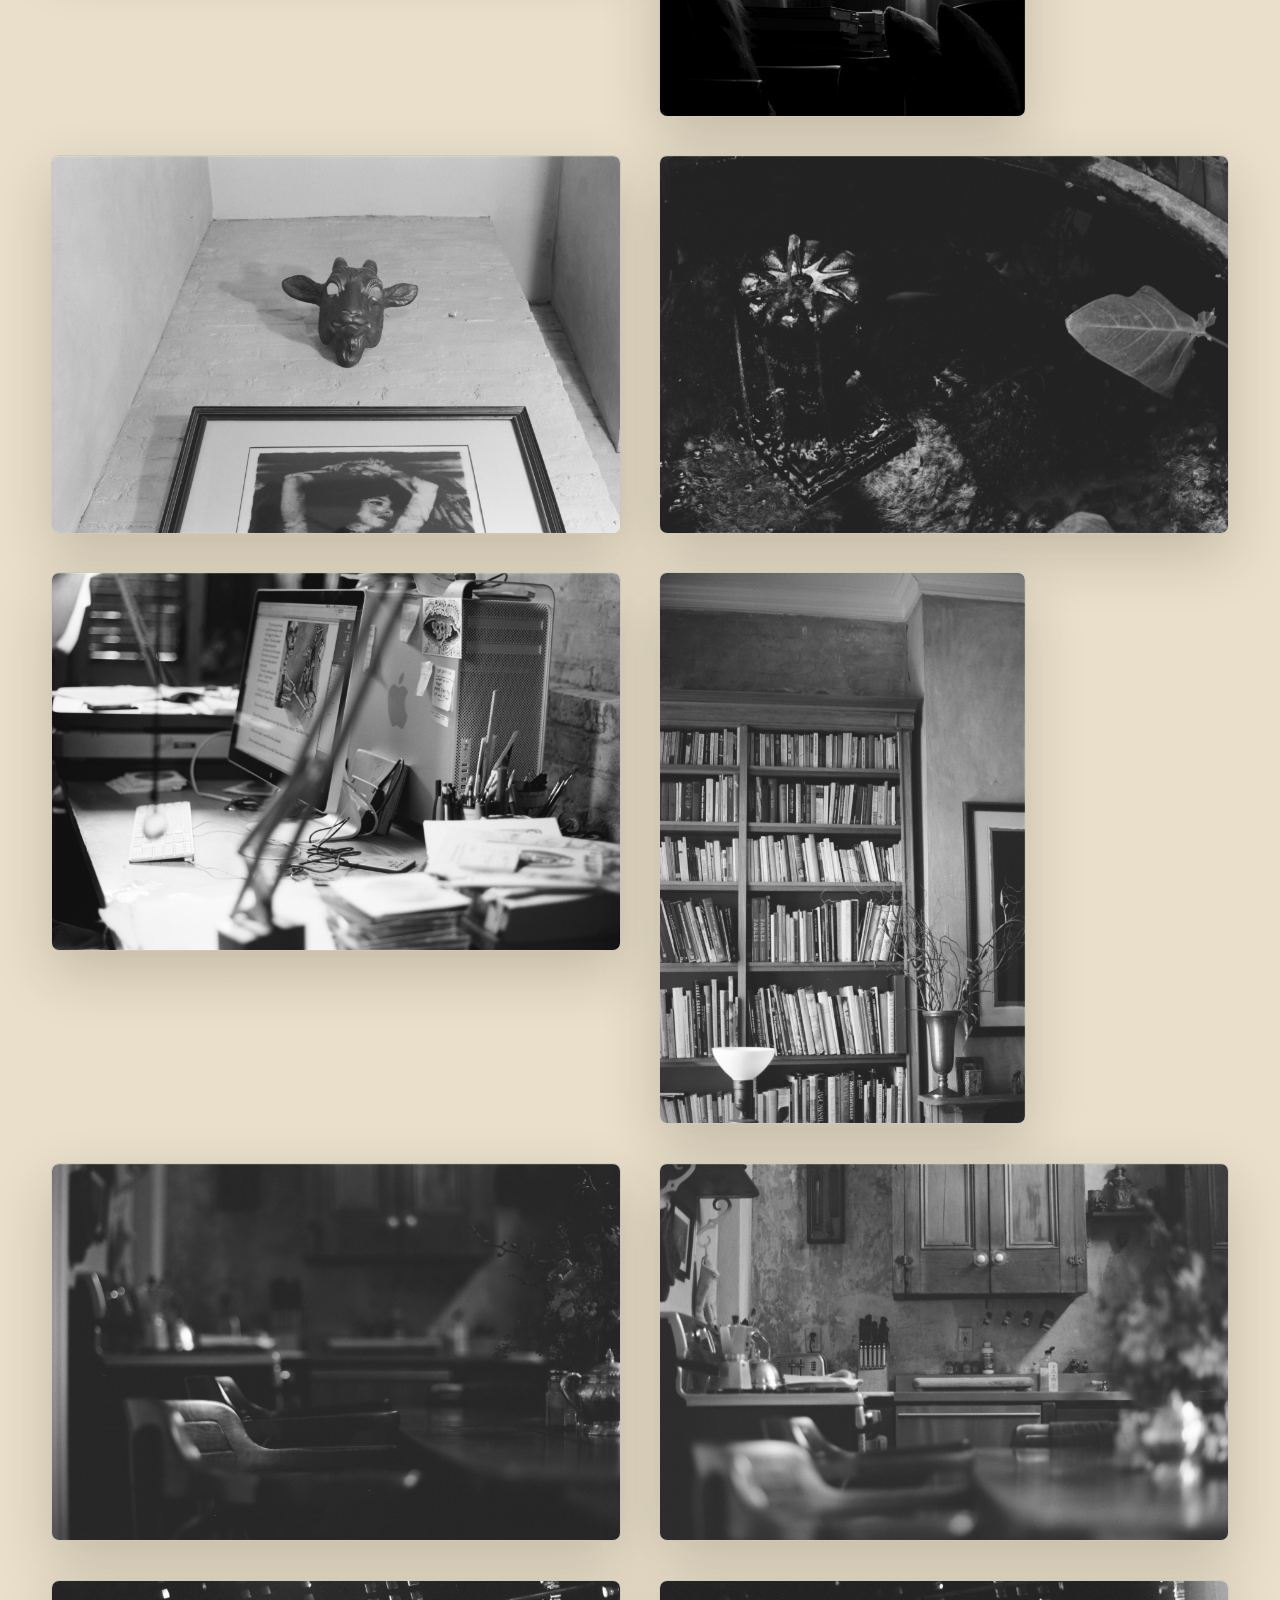
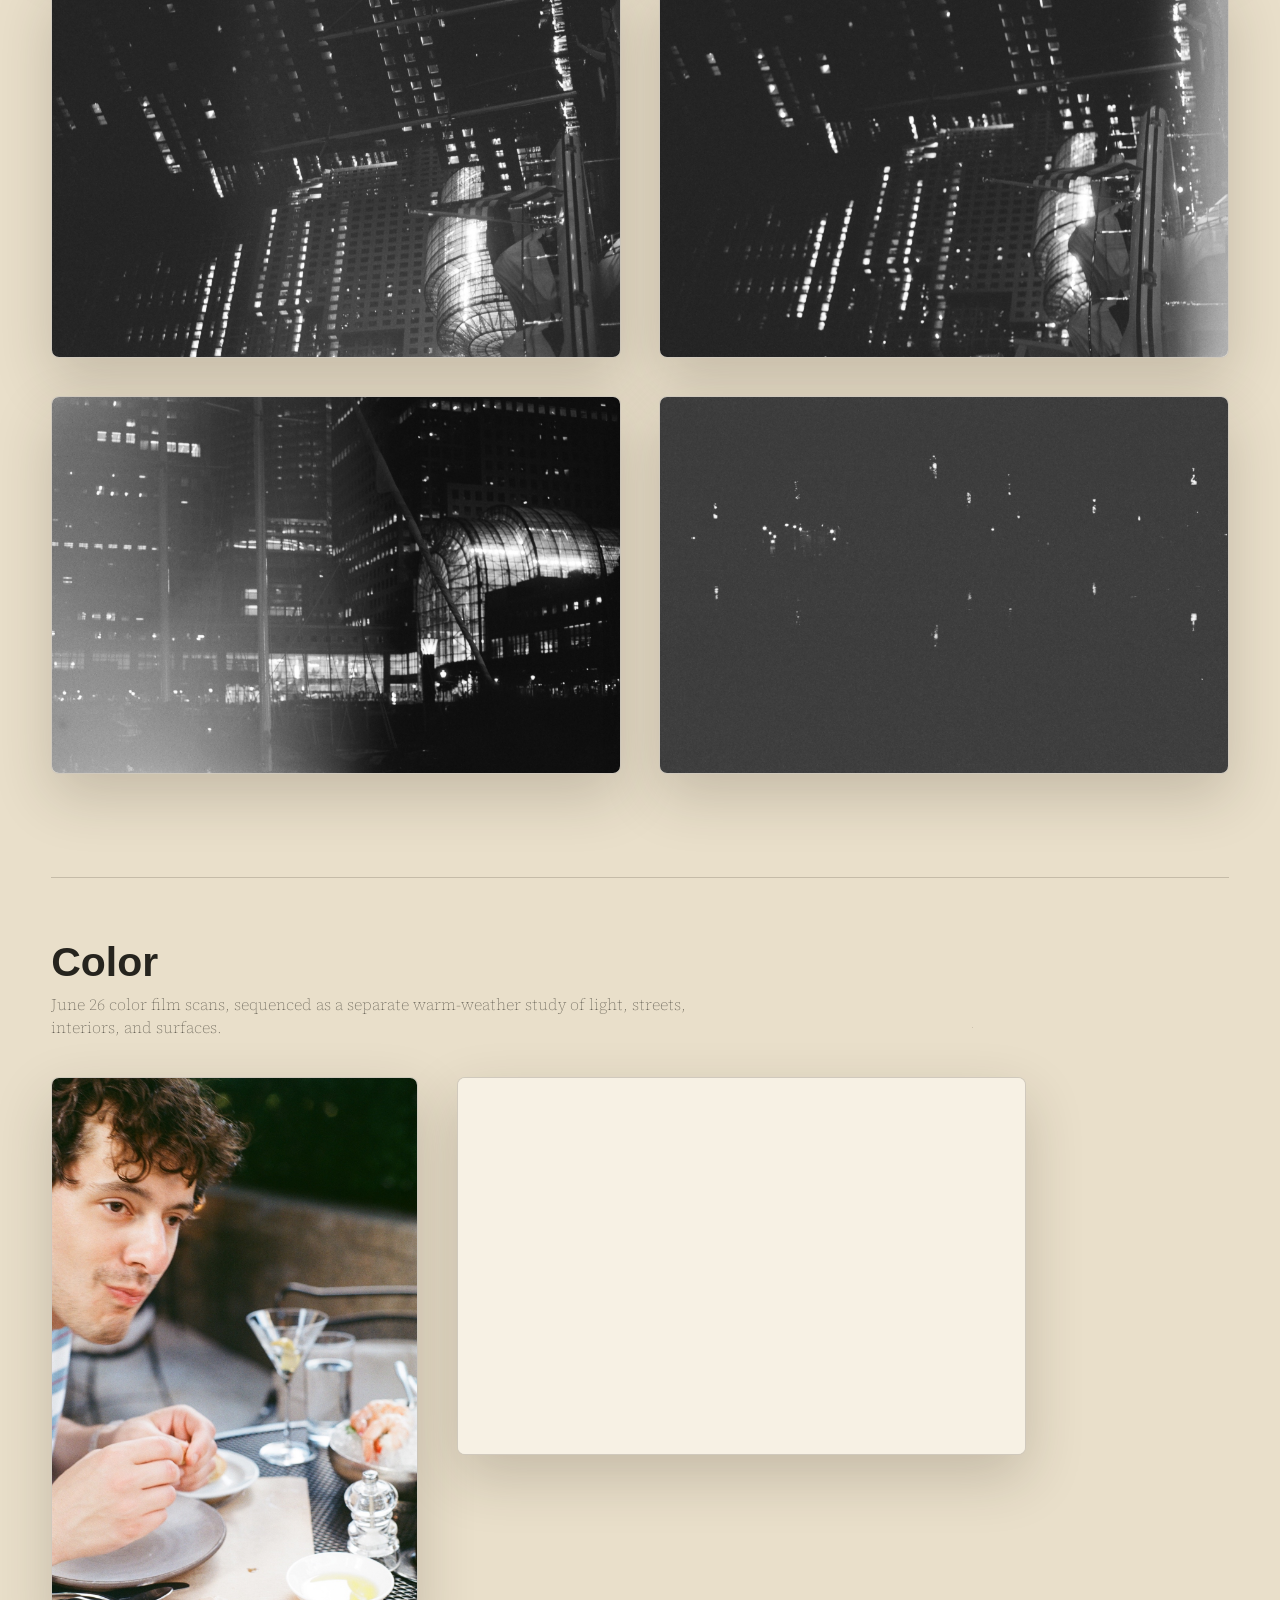
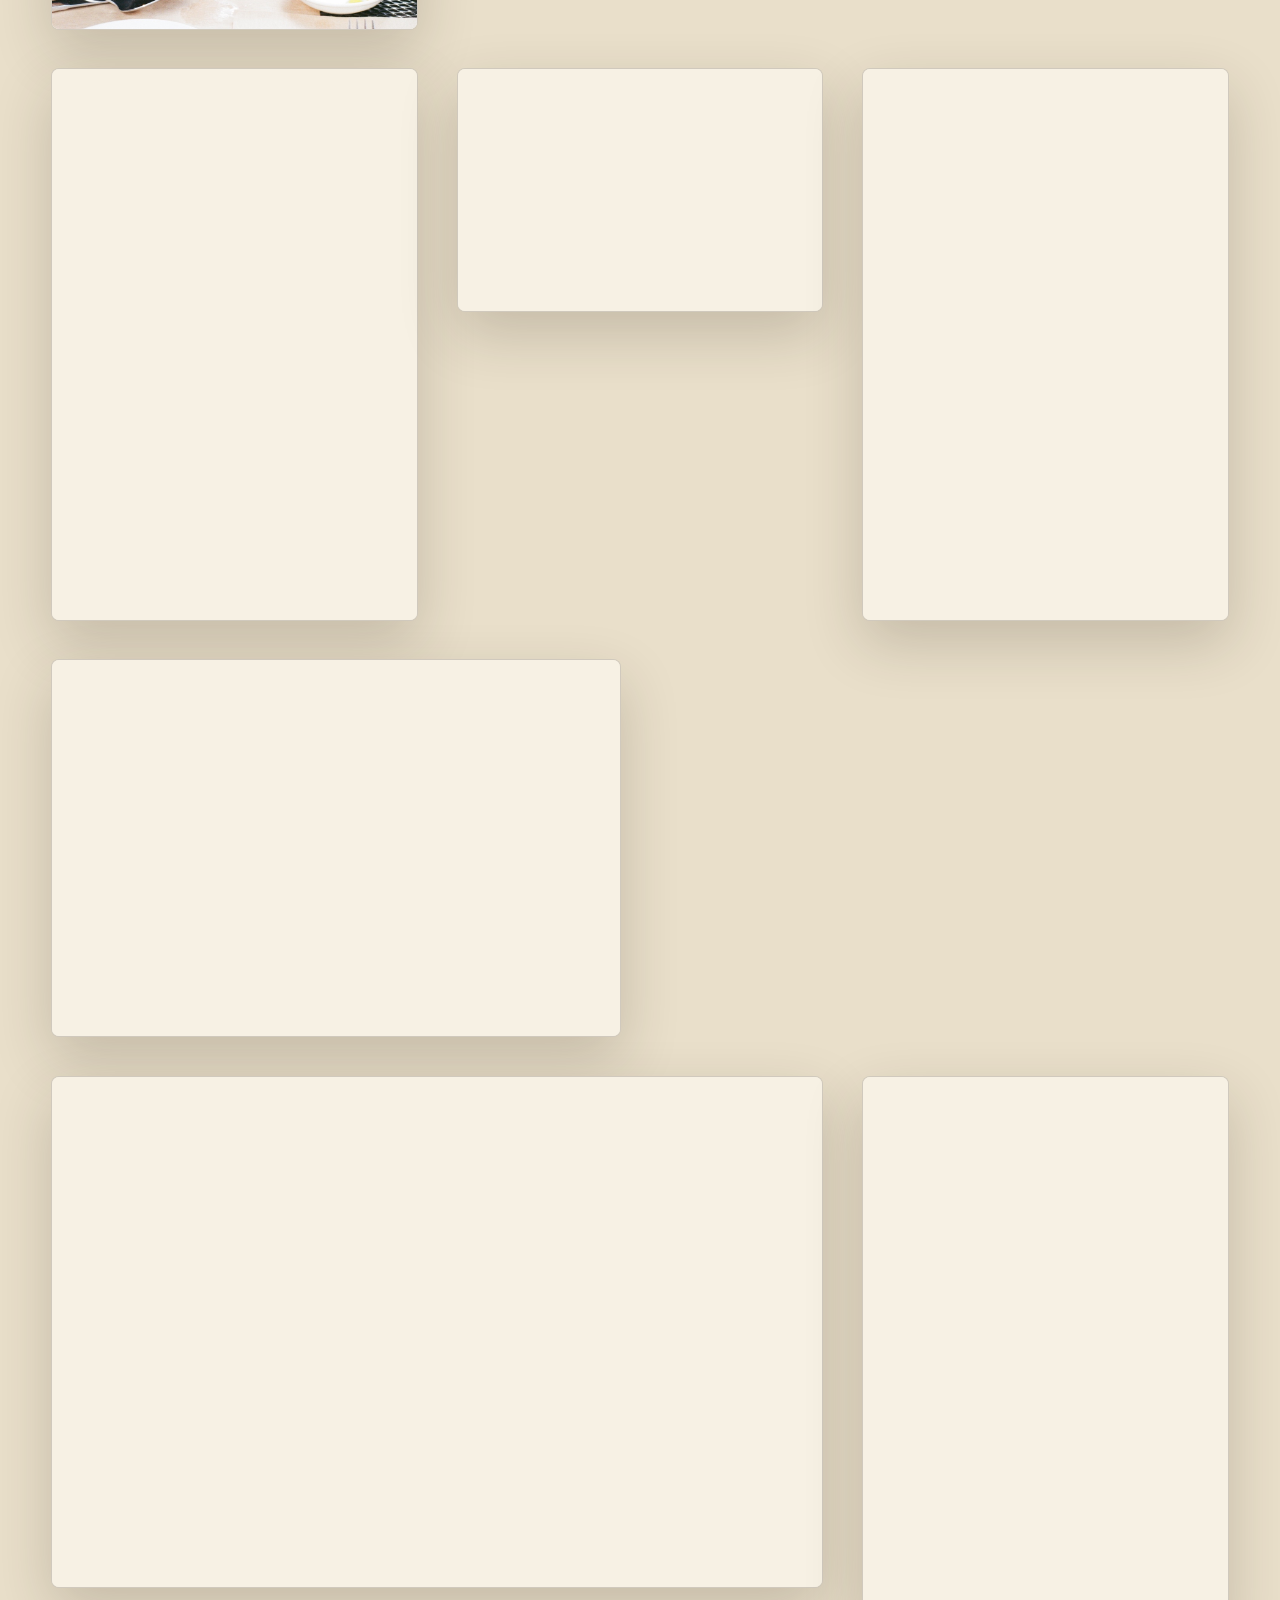
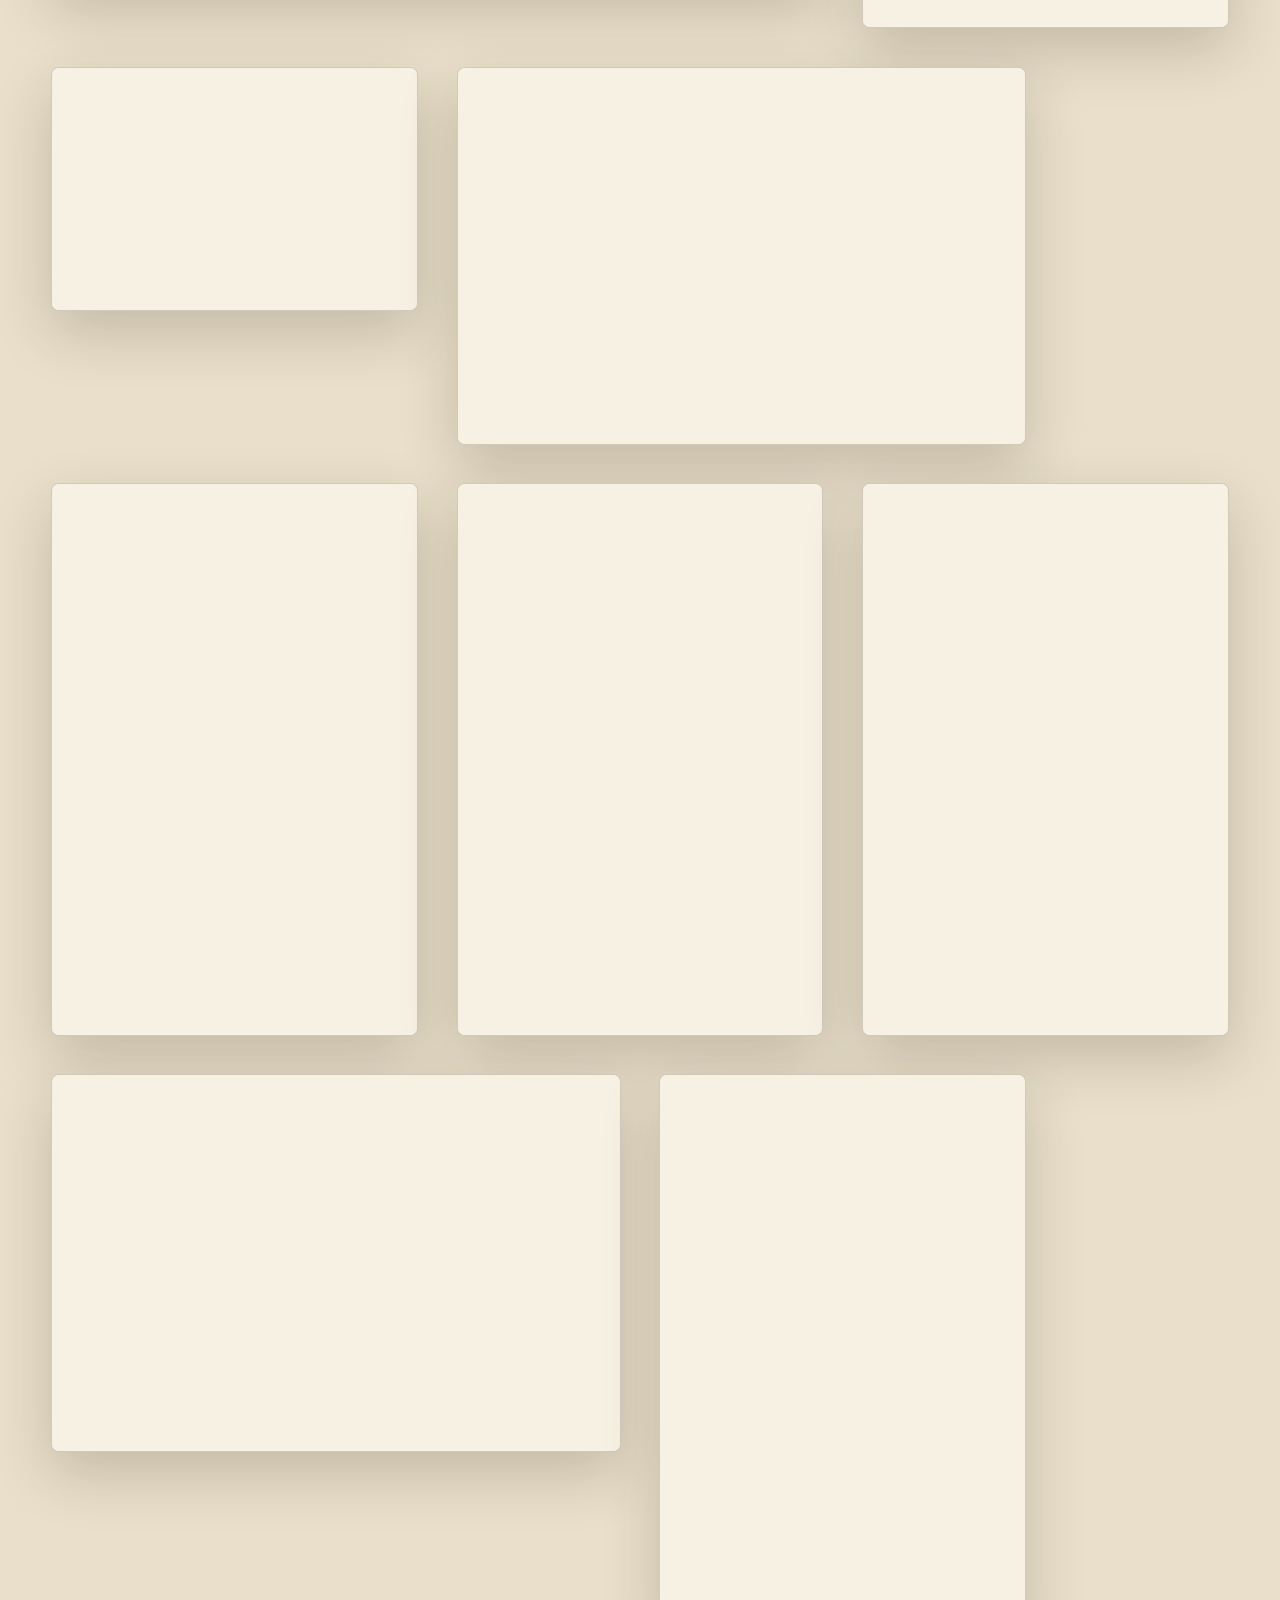
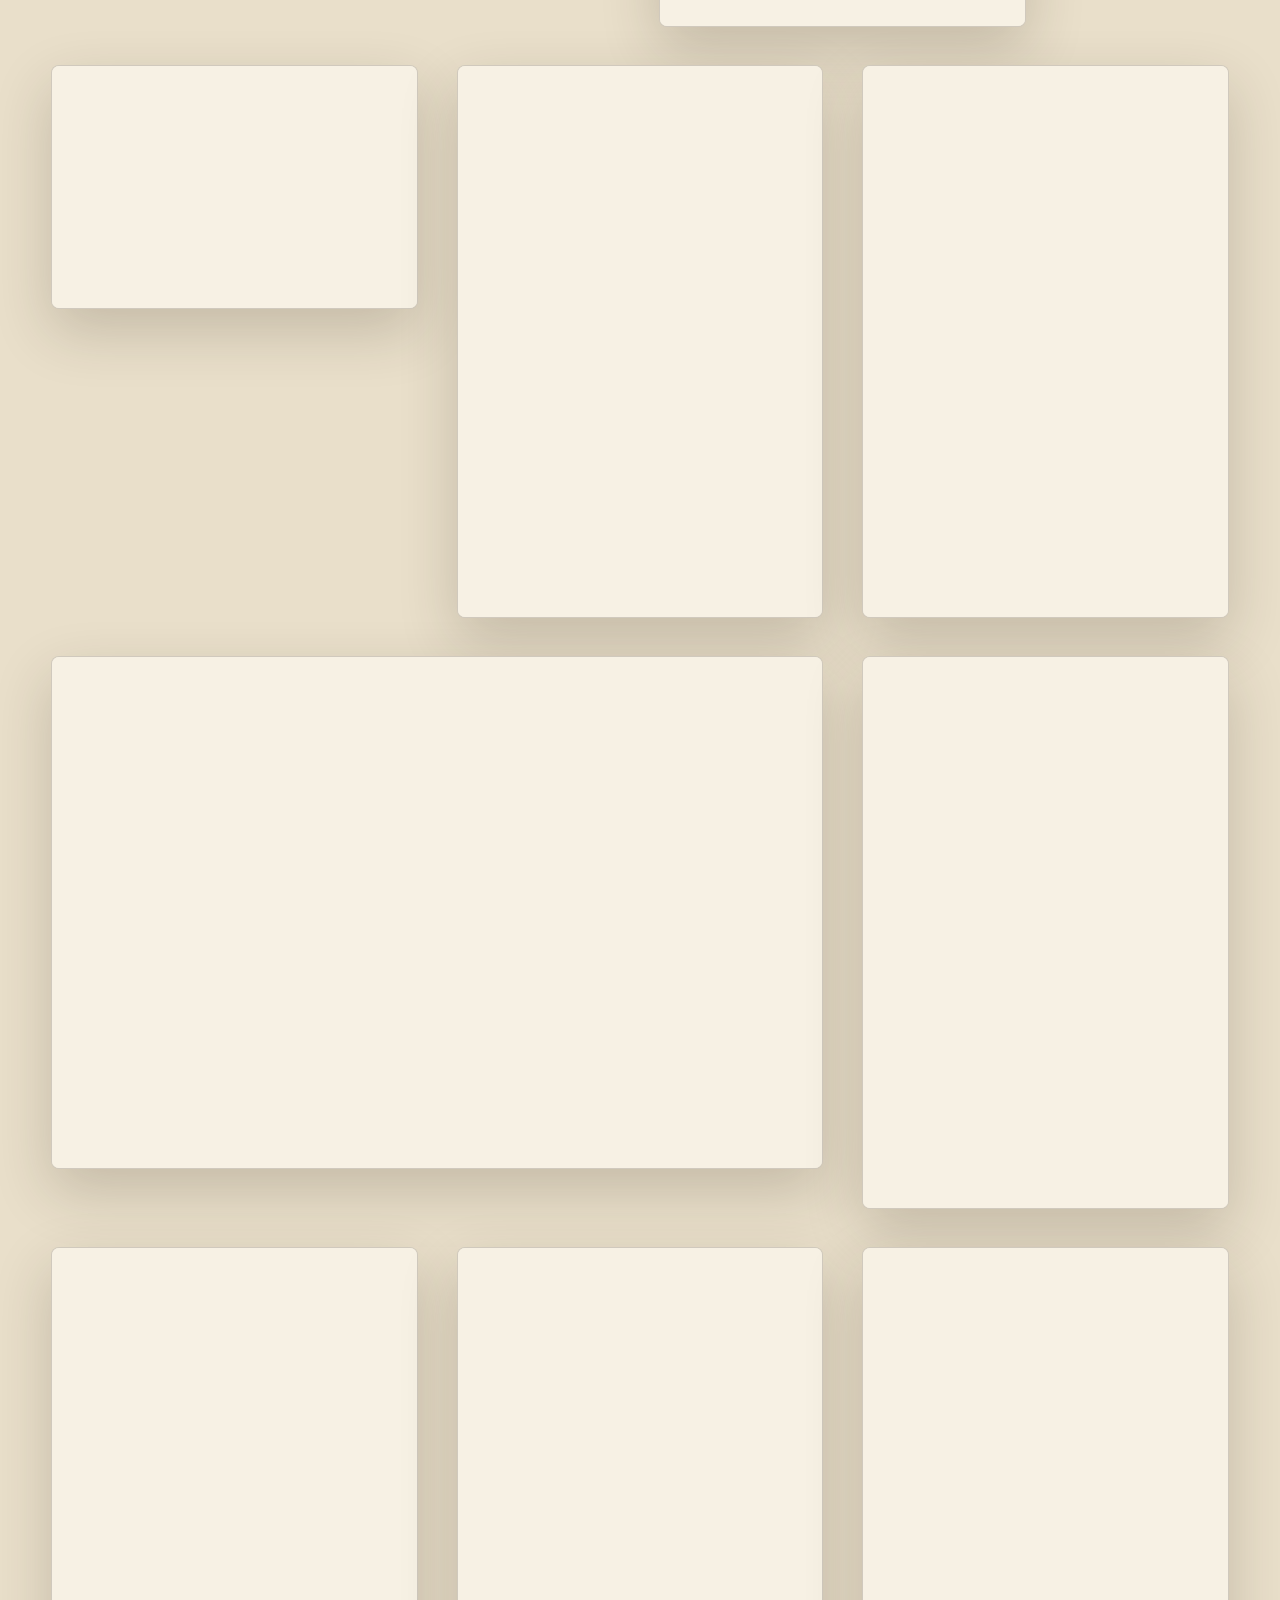
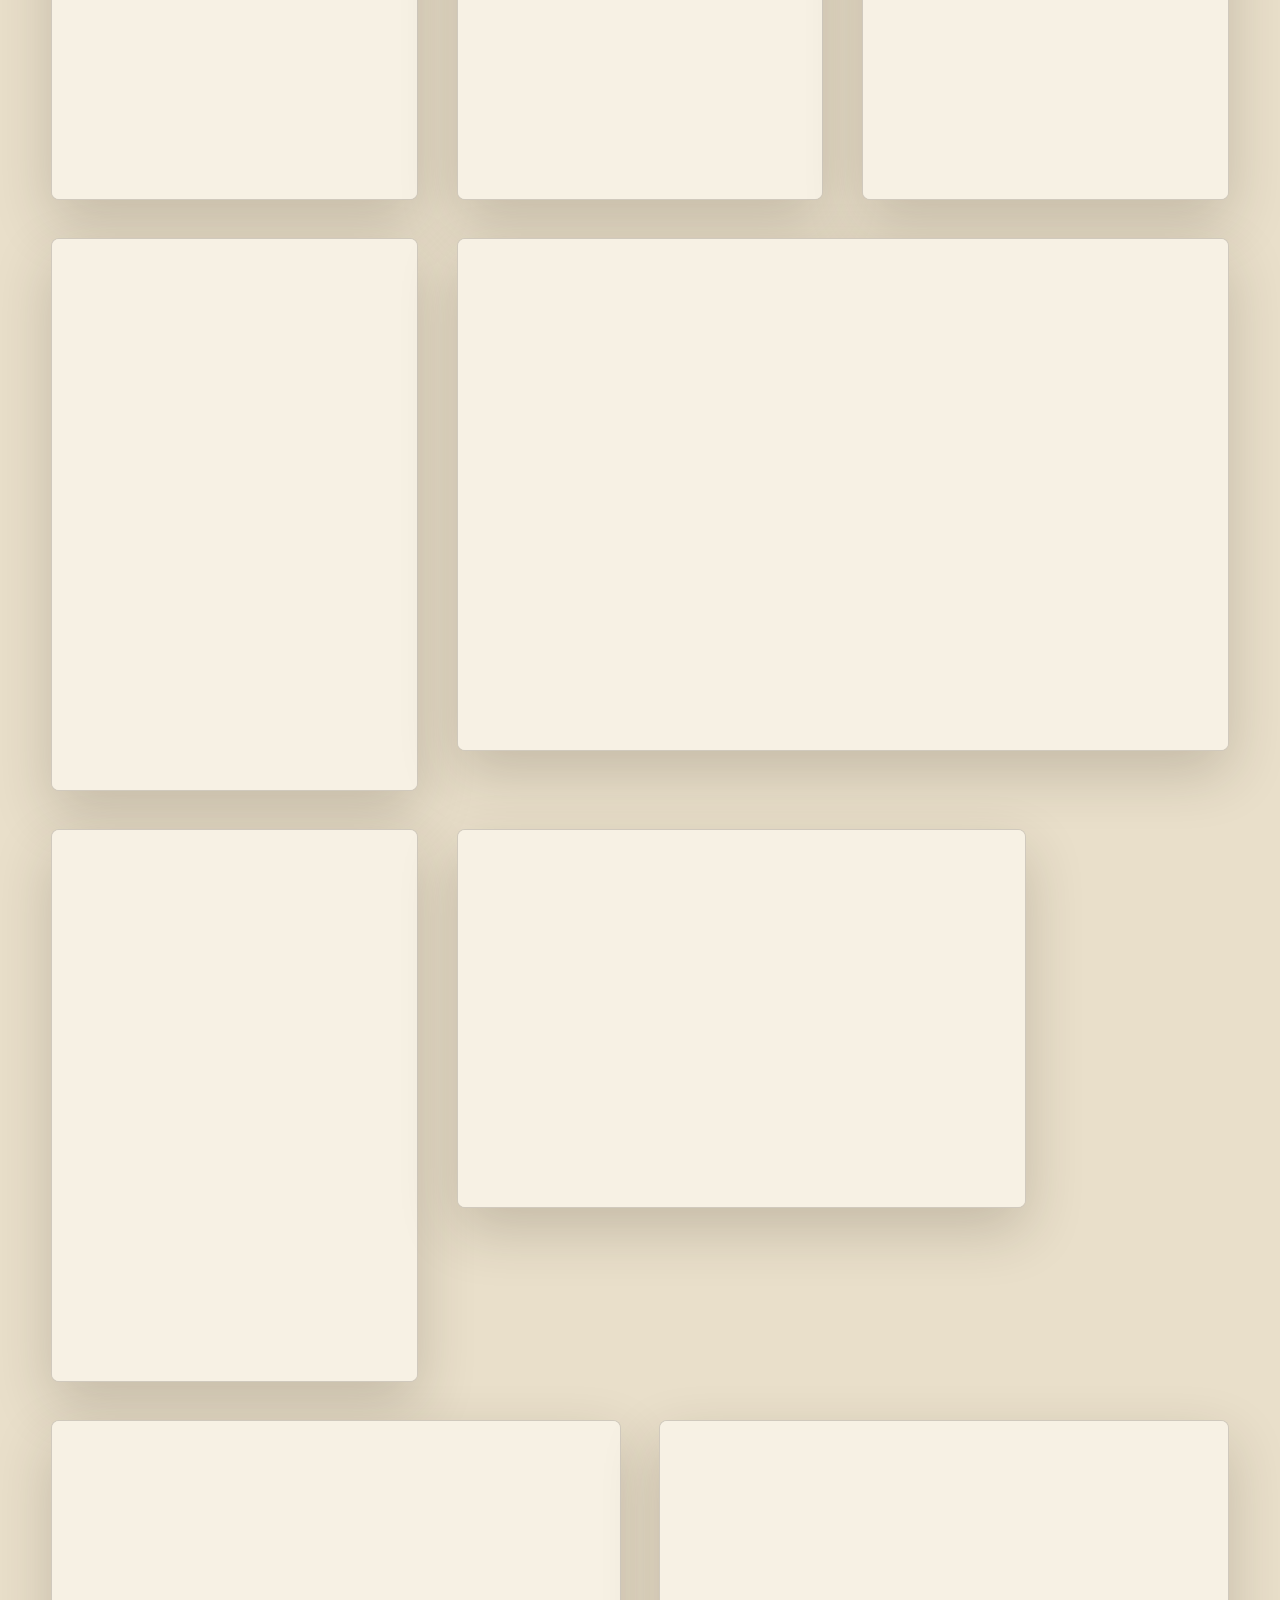
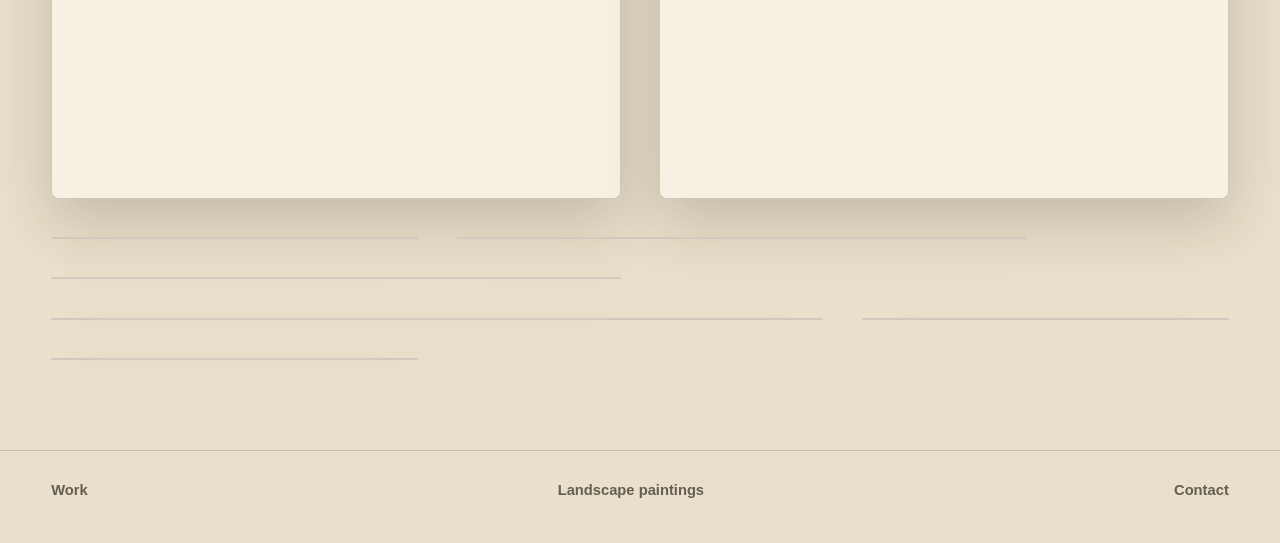
<file: photography.html>
<!doctype html>
<html lang="en">
  <head>
    <meta charset="utf-8">
    <meta name="viewport" content="width=device-width, initial-scale=1">
    <title>Film Photography | John Clark</title>
    <meta
      name="description"
      content="My film photography, including black and white nighttime, interior, studio, architectural, and color film studies."
    >
    <link rel="stylesheet" href="assets/portfolio/gallery.css">
  </head>
  <body>
    <header class="site-header">
      <a class="brand" href="index.html">John Clark <span>Art &amp; Design</span></a>
      <nav class="nav" aria-label="Primary">
        <a href="index.html#work">Work</a>
        <a href="index.html#contact">Contact</a>
      </nav>
    </header>

    <main>
      <section class="page-hero" aria-labelledby="gallery-title">
        <div>
          <p class="section-kicker">Photography</p>
          <h1 id="gallery-title">Film Photo Studies</h1>
        </div>
        <p>
          Film photographs focused on night atmosphere, interiors, studio
          surfaces, city lights, color, and the way contrast frames space.
        </p>
      </section>

      <section class="gallery-section" aria-label="Film photography studies">
        <div class="gallery-subsection">
          <div class="gallery-subsection-head">
            <h2>Black and White</h2>
            <p>Night atmosphere, interiors, studio surfaces, city lights, and architectural contrast.</p>
          </div>
          <div class="gallery-shell photo-grid" data-lightbox-gallery data-lightbox-item=".photo-piece">
          <div class="photo-piece is-wide">
            <img
              src="assets/portfolio/images/photography/filmfoto-waterfront-lamps.jpg"
              alt="Black and white film photo of bright waterfront lamps and a night walkway."
            >
          </div>
          <div class="photo-piece is-tall">
            <img
              src="assets/portfolio/images/photo-night-study.jpg"
              alt="Black and white nighttime harbor photograph with a distant illuminated skyline."
            >
          </div>
          <div class="photo-piece">
            <img
              src="assets/portfolio/images/photography/filmfoto-studio-desk.jpg"
              alt="Black and white film photo of a studio desk, lamp, and computer."
            >
          </div>
          <div class="photo-piece is-tall">
            <img
              src="assets/portfolio/images/photography/filmfoto-window-portrait.jpg"
              alt="Black and white film photo of a tall window and silhouetted interior."
            >
          </div>
          <div class="photo-piece">
            <img
              src="assets/portfolio/images/photography/filmfoto-framed-shelf.jpg"
              alt="Black and white film photo of a shelf with a small object and framed image."
            >
          </div>
          <div class="photo-piece">
            <img
              src="assets/portfolio/images/photography/filmfoto-plant-light.jpg"
              alt="Black and white film photo of a plant and high-contrast light."
            >
          </div>
          <div class="photo-piece">
            <img
              src="assets/portfolio/images/photography/filmfoto-desk-screen.jpg"
              alt="Black and white film photo of a desk with a computer screen and work materials."
            >
          </div>
          <div class="photo-piece is-tall">
            <img
              src="assets/portfolio/images/photography/filmfoto-bookshelf.jpg"
              alt="Black and white film photo of a bookshelf and framed wall image."
            >
          </div>
          <div class="photo-piece">
            <img
              src="assets/portfolio/images/photography/filmfoto-room-reflection.jpg"
              alt="Black and white film photo of a blurred room interior with reflective depth."
            >
          </div>
          <div class="photo-piece">
            <img
              src="assets/portfolio/images/photography/filmfoto-kitchen-sink.jpg"
              alt="Black and white film photo of a kitchen sink and windowed interior."
            >
          </div>
          <div class="photo-piece">
            <img
              src="assets/portfolio/images/photography/filmfoto-glass-roof.jpg"
              alt="Black and white film photo of illuminated glass architecture at night."
            >
          </div>
          <div class="photo-piece">
            <img
              src="assets/portfolio/images/photography/filmfoto-city-reflection.jpg"
              alt="Black and white film photo of city lights and reflected architectural forms."
            >
          </div>
          <div class="photo-piece">
            <img
              src="assets/portfolio/images/photography/filmfoto-flared-architecture.jpg"
              alt="Black and white film photo of a bright architectural structure with film flare."
            >
          </div>
          <div class="photo-piece">
            <img
              src="assets/portfolio/images/photography/filmfoto-harbor-dots.jpg"
              alt="Dark black and white film photo with small harbor lights across water."
            >
          </div>
          </div>
        </div>

        <div class="gallery-subsection">
          <div class="gallery-subsection-head">
            <h2>Color</h2>
            <p>June 26 color film scans, sequenced as a separate warm-weather study of light, streets, interiors, and surfaces.</p>
          </div>
          <div class="gallery-shell photo-grid" data-lightbox-gallery data-lightbox-item=".photo-piece">
          <div class="photo-piece is-tall">
            <img
              src="assets/portfolio/images/photography/color-june-26/000205350001.jpg"
              alt="Color film photograph 1 from June 26."
              loading="lazy"
              decoding="async"
            >
          </div>
          <div class="photo-piece">
            <img
              src="assets/portfolio/images/photography/color-june-26/000205350002.jpg"
              alt="Color film photograph 2 from June 26."
              loading="lazy"
              decoding="async"
            >
          </div>
          <div class="photo-piece is-tall">
            <img
              src="assets/portfolio/images/photography/color-june-26/000205350003.jpg"
              alt="Color film photograph 3 from June 26."
              loading="lazy"
              decoding="async"
            >
          </div>
          <div class="photo-piece is-tall">
            <img
              src="assets/portfolio/images/photography/color-june-26/000205350004.jpg"
              alt="Color film photograph 4 from June 26."
              loading="lazy"
              decoding="async"
            >
          </div>
          <div class="photo-piece is-tall">
            <img
              src="assets/portfolio/images/photography/color-june-26/000205350005.jpg"
              alt="Color film photograph 5 from June 26."
              loading="lazy"
              decoding="async"
            >
          </div>
          <div class="photo-piece">
            <img
              src="assets/portfolio/images/photography/color-june-26/000205350006.jpg"
              alt="Color film photograph 6 from June 26."
              loading="lazy"
              decoding="async"
            >
          </div>
          <div class="photo-piece is-wide">
            <img
              src="assets/portfolio/images/photography/color-june-26/000205350007.jpg"
              alt="Color film photograph 7 from June 26."
              loading="lazy"
              decoding="async"
            >
          </div>
          <div class="photo-piece is-tall">
            <img
              src="assets/portfolio/images/photography/color-june-26/000205350008.jpg"
              alt="Color film photograph 8 from June 26."
              loading="lazy"
              decoding="async"
            >
          </div>
          <div class="photo-piece is-tall">
            <img
              src="assets/portfolio/images/photography/color-june-26/000205350009.jpg"
              alt="Color film photograph 9 from June 26."
              loading="lazy"
              decoding="async"
            >
          </div>
          <div class="photo-piece">
            <img
              src="assets/portfolio/images/photography/color-june-26/000205350010.jpg"
              alt="Color film photograph 10 from June 26."
              loading="lazy"
              decoding="async"
            >
          </div>
          <div class="photo-piece is-tall">
            <img
              src="assets/portfolio/images/photography/color-june-26/000205350011.jpg"
              alt="Color film photograph 11 from June 26."
              loading="lazy"
              decoding="async"
            >
          </div>
          <div class="photo-piece is-tall">
            <img
              src="assets/portfolio/images/photography/color-june-26/000205350012.jpg"
              alt="Color film photograph 12 from June 26."
              loading="lazy"
              decoding="async"
            >
          </div>
          <div class="photo-piece is-tall">
            <img
              src="assets/portfolio/images/photography/color-june-26/000205350013.jpg"
              alt="Color film photograph 13 from June 26."
              loading="lazy"
              decoding="async"
            >
          </div>
          <div class="photo-piece">
            <img
              src="assets/portfolio/images/photography/color-june-26/000205350014.jpg"
              alt="Color film photograph 14 from June 26."
              loading="lazy"
              decoding="async"
            >
          </div>
          <div class="photo-piece is-tall">
            <img
              src="assets/portfolio/images/photography/color-june-26/000205350015.jpg"
              alt="Color film photograph 15 from June 26."
              loading="lazy"
              decoding="async"
            >
          </div>
          <div class="photo-piece is-tall">
            <img
              src="assets/portfolio/images/photography/color-june-26/000205350016.jpg"
              alt="Color film photograph 16 from June 26."
              loading="lazy"
              decoding="async"
            >
          </div>
          <div class="photo-piece is-tall">
            <img
              src="assets/portfolio/images/photography/color-june-26/000205350017.jpg"
              alt="Color film photograph 17 from June 26."
              loading="lazy"
              decoding="async"
            >
          </div>
          <div class="photo-piece is-tall">
            <img
              src="assets/portfolio/images/photography/color-june-26/000205350018.jpg"
              alt="Color film photograph 18 from June 26."
              loading="lazy"
              decoding="async"
            >
          </div>
          <div class="photo-piece is-wide">
            <img
              src="assets/portfolio/images/photography/color-june-26/000205350019.jpg"
              alt="Color film photograph 19 from June 26."
              loading="lazy"
              decoding="async"
            >
          </div>
          <div class="photo-piece is-tall">
            <img
              src="assets/portfolio/images/photography/color-june-26/000205350020.jpg"
              alt="Color film photograph 20 from June 26."
              loading="lazy"
              decoding="async"
            >
          </div>
          <div class="photo-piece is-tall">
            <img
              src="assets/portfolio/images/photography/color-june-26/000205350021.jpg"
              alt="Color film photograph 21 from June 26."
              loading="lazy"
              decoding="async"
            >
          </div>
          <div class="photo-piece is-tall">
            <img
              src="assets/portfolio/images/photography/color-june-26/000205350022.jpg"
              alt="Color film photograph 22 from June 26."
              loading="lazy"
              decoding="async"
            >
          </div>
          <div class="photo-piece is-tall">
            <img
              src="assets/portfolio/images/photography/color-june-26/000205350023.jpg"
              alt="Color film photograph 23 from June 26."
              loading="lazy"
              decoding="async"
            >
          </div>
          <div class="photo-piece is-tall">
            <img
              src="assets/portfolio/images/photography/color-june-26/000205350024.jpg"
              alt="Color film photograph 24 from June 26."
              loading="lazy"
              decoding="async"
            >
          </div>
          <div class="photo-piece is-wide">
            <img
              src="assets/portfolio/images/photography/color-june-26/000205350025.jpg"
              alt="Color film photograph 25 from June 26."
              loading="lazy"
              decoding="async"
            >
          </div>
          <div class="photo-piece is-tall">
            <img
              src="assets/portfolio/images/photography/color-june-26/000205350026.jpg"
              alt="Color film photograph 26 from June 26."
              loading="lazy"
              decoding="async"
            >
          </div>
          <div class="photo-piece">
            <img
              src="assets/portfolio/images/photography/color-june-26/000205350027.jpg"
              alt="Color film photograph 27 from June 26."
              loading="lazy"
              decoding="async"
            >
          </div>
          <div class="photo-piece">
            <img
              src="assets/portfolio/images/photography/color-june-26/000205350028.jpg"
              alt="Color film photograph 28 from June 26."
              loading="lazy"
              decoding="async"
            >
          </div>
          <div class="photo-piece">
            <img
              src="assets/portfolio/images/photography/color-june-26/000205350029.jpg"
              alt="Color film photograph 29 from June 26."
              loading="lazy"
              decoding="async"
            >
          </div>
          <div class="photo-piece is-tall">
            <img
              src="assets/portfolio/images/photography/color-june-26/000205350030.jpg"
              alt="Color film photograph 30 from June 26."
              loading="lazy"
              decoding="async"
            >
          </div>
          <div class="photo-piece">
            <img
              src="assets/portfolio/images/photography/color-june-26/000205350031.jpg"
              alt="Color film photograph 31 from June 26."
              loading="lazy"
              decoding="async"
            >
          </div>
          <div class="photo-piece">
            <img
              src="assets/portfolio/images/photography/color-june-26/000205350032.jpg"
              alt="Color film photograph 32 from June 26."
              loading="lazy"
              decoding="async"
            >
          </div>
          <div class="photo-piece is-wide">
            <img
              src="assets/portfolio/images/photography/color-june-26/000205350033.jpg"
              alt="Color film photograph 33 from June 26."
              loading="lazy"
              decoding="async"
            >
          </div>
          <div class="photo-piece is-tall">
            <img
              src="assets/portfolio/images/photography/color-june-26/000205350034.jpg"
              alt="Color film photograph 34 from June 26."
              loading="lazy"
              decoding="async"
            >
          </div>
          <div class="photo-piece is-tall">
            <img
              src="assets/portfolio/images/photography/color-june-26/000205350035.jpg"
              alt="Color film photograph 35 from June 26."
              loading="lazy"
              decoding="async"
            >
          </div>
          </div>
        </div>
      </section>
    </main>

    <footer class="page-footer">
      <a href="index.html#work">Work</a>
      <a href="paintings-landscapes.html">Landscape paintings</a>
      <a href="index.html#contact">Contact</a>
    </footer>
    <script src="assets/portfolio/lightbox-gallery.js"></script>
  </body>
</html>
</file>
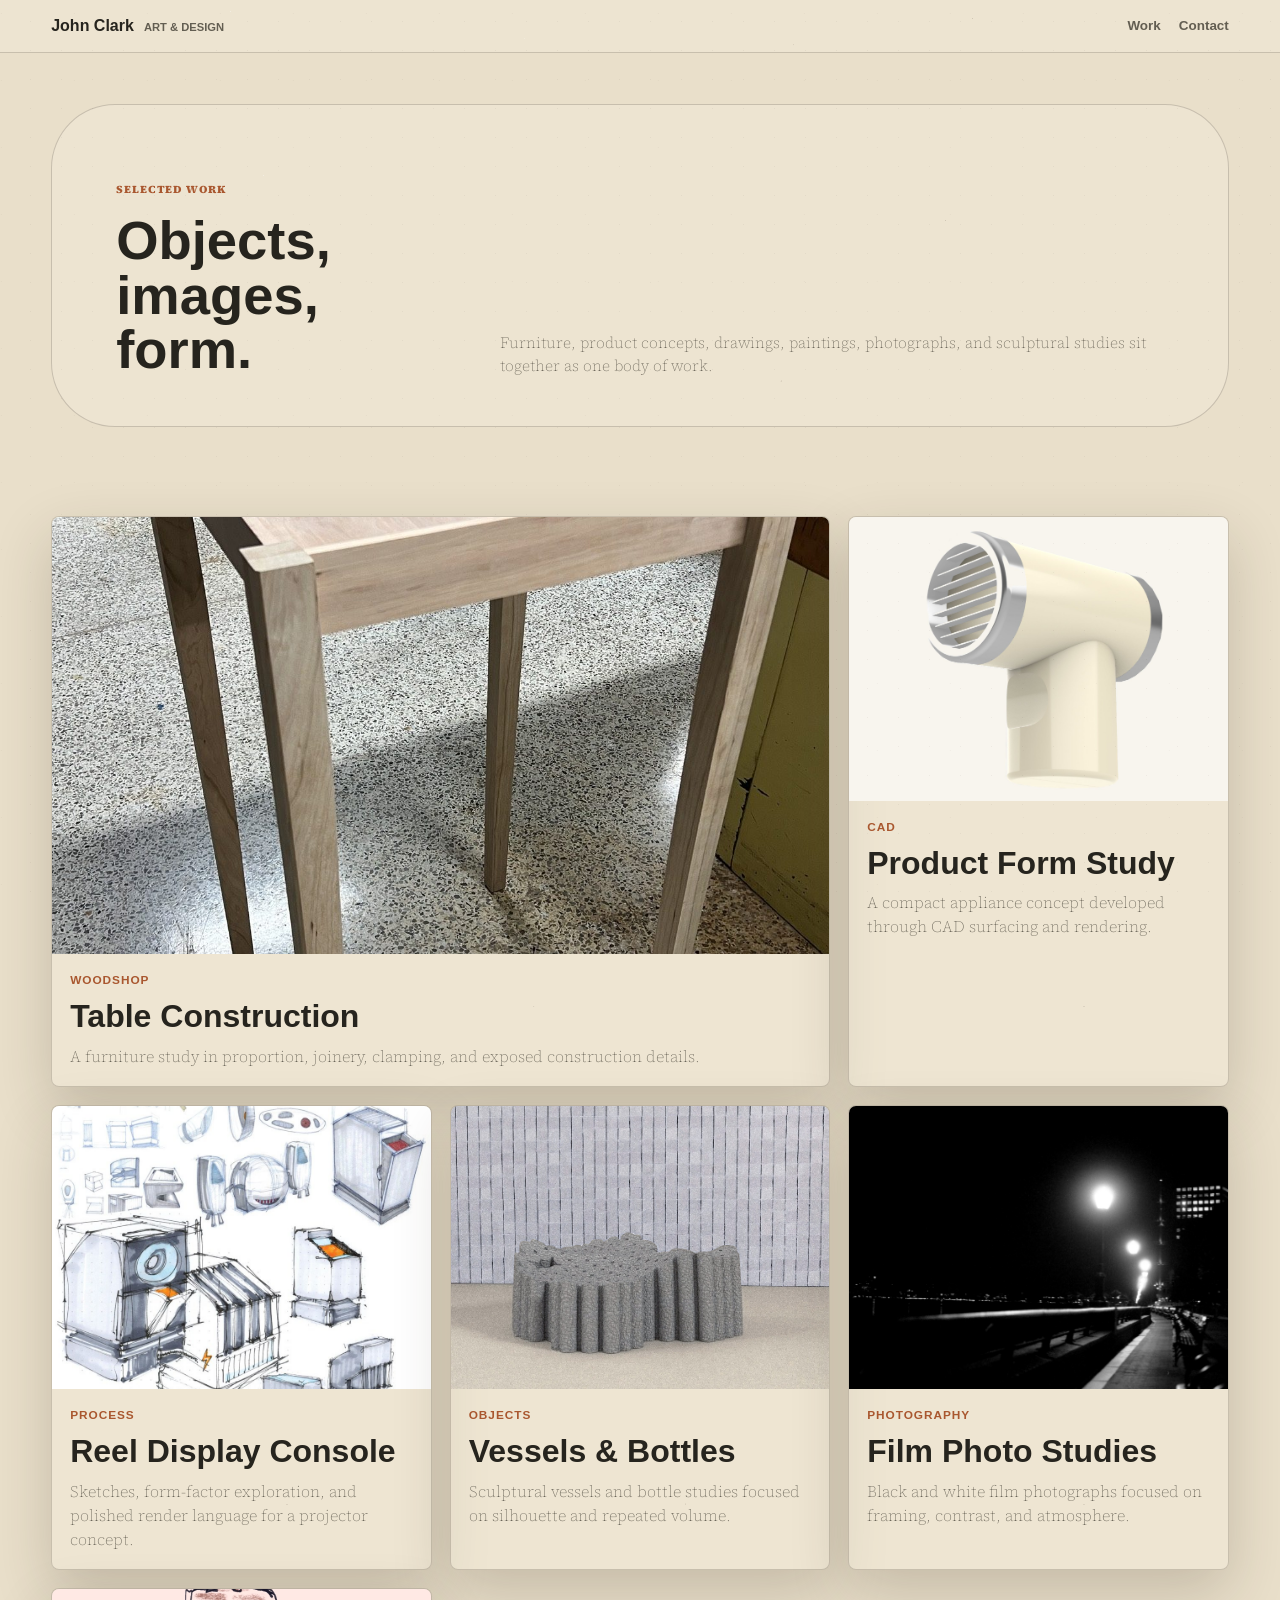
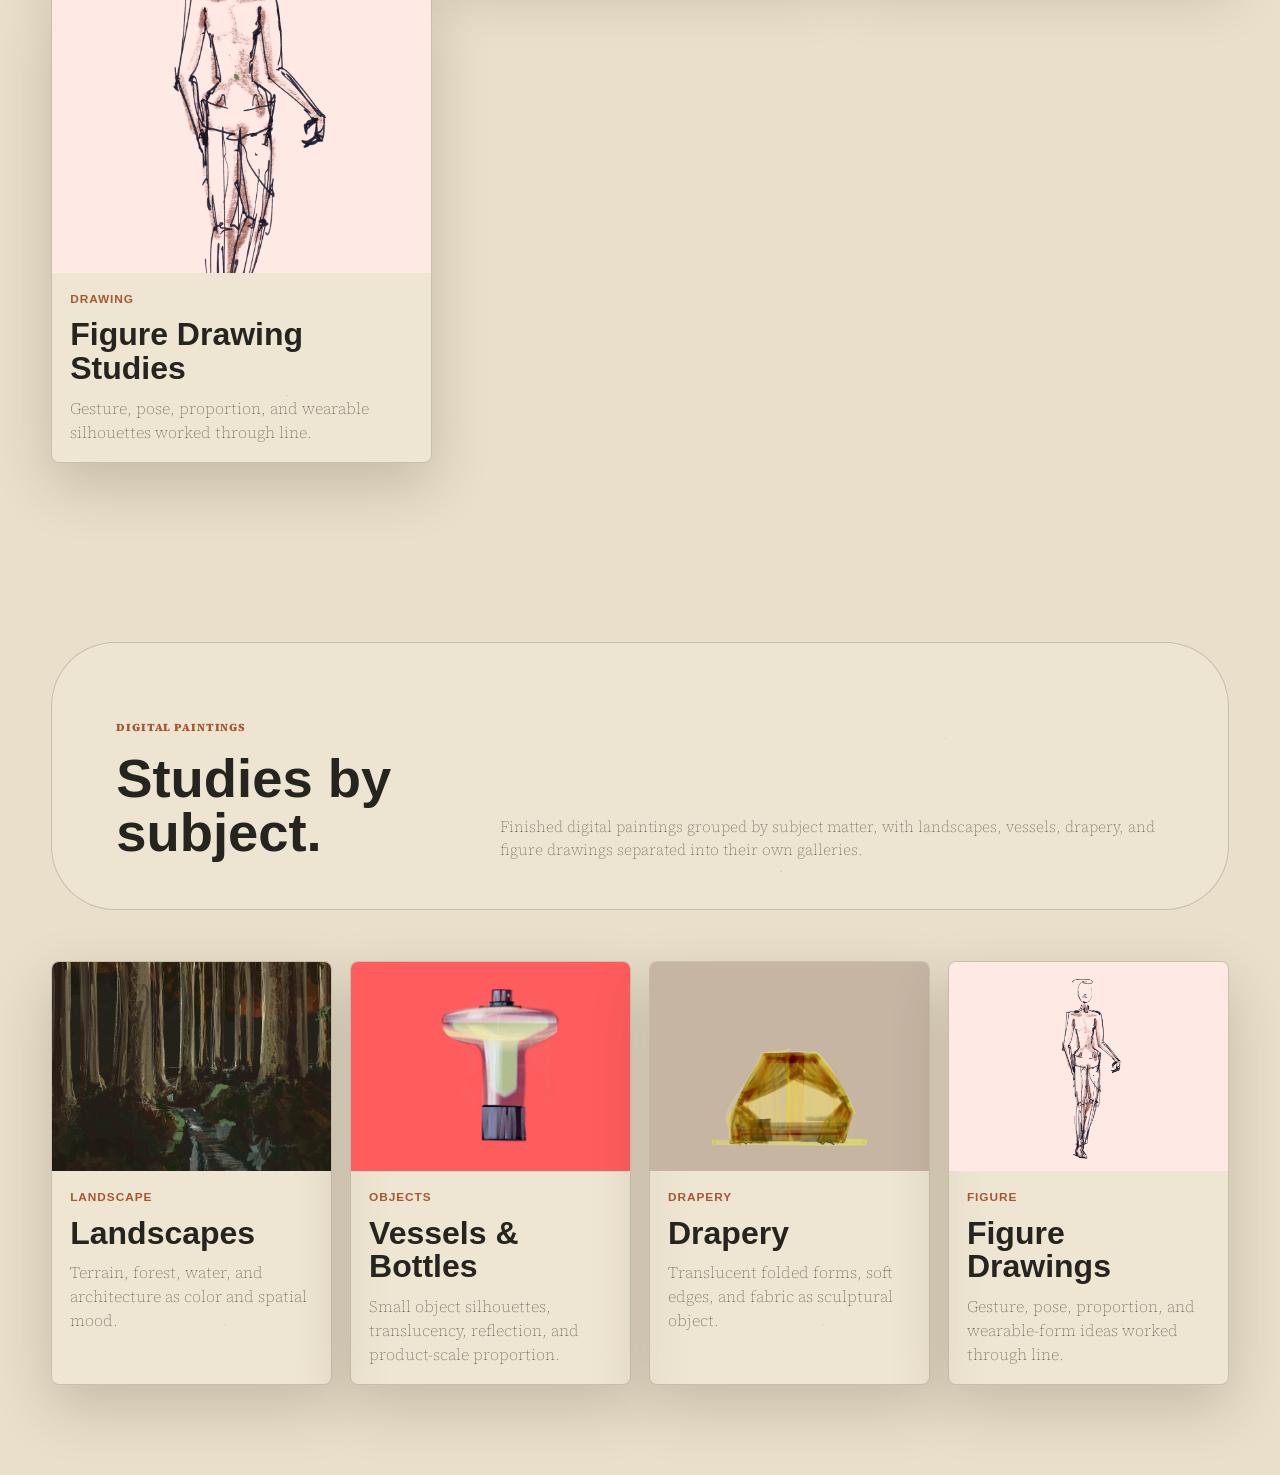
<file: work.html>
<!doctype html>
<html lang="en">
  <head>
    <meta charset="utf-8">
    <meta name="viewport" content="width=device-width, initial-scale=1">
    <title>Work | John Clark</title>
    <meta
      name="description"
      content="My selected art and design work, including furniture, product concepts, photography, vessels, and figure studies."
    >
    <link rel="stylesheet" href="assets/portfolio/gallery.css">
    <style>
      .work-grid {
        display: grid;
        grid-template-columns: repeat(12, minmax(0, 1fr));
        gap: 18px;
      }

      .work-card {
        grid-column: span 4;
        overflow: hidden;
        border: 1px solid var(--line);
        border-radius: 8px;
        background-color: rgba(247, 241, 228, 0.32);
        background-image: var(--paper-texture);
        box-shadow: var(--shadow);
      }

      .work-card.is-wide {
        grid-column: span 8;
      }

      .work-card a {
        display: block;
        height: 100%;
        text-decoration: none;
      }

      .work-card img {
        aspect-ratio: 4 / 3;
        height: auto;
        object-fit: cover;
      }

      .work-card.is-wide img {
        aspect-ratio: 16 / 9;
      }

      .work-card-body {
        padding: 18px;
      }

      .work-card-body p {
        margin-bottom: 0;
        color: var(--muted);
      }

      .work-card span {
        display: block;
        margin-bottom: 10px;
        color: var(--clay);
        font-size: 0.74rem;
        font-weight: 900;
        letter-spacing: 0.08em;
        text-transform: uppercase;
      }

      h2 {
        margin: 0 0 10px;
        font-family: var(--display-font);
        font-size: 2rem;
        font-weight: 900;
        line-height: 1.05;
      }

      .category-grid {
        display: grid;
        grid-template-columns: repeat(4, minmax(0, 1fr));
        gap: 18px;
      }

      .category-card {
        overflow: hidden;
        border: 1px solid var(--line);
        border-radius: 8px;
        background-color: rgba(247, 241, 228, 0.32);
        background-image: var(--paper-texture);
        box-shadow: var(--shadow);
      }

      .category-card a {
        display: block;
        height: 100%;
        text-decoration: none;
      }

      .category-card img {
        aspect-ratio: 4 / 3;
        height: auto;
        object-fit: cover;
      }

      .category-card.is-contained img {
        object-fit: contain;
        background: var(--tile-bg, var(--cream));
      }

      .category-card-body {
        padding: 18px;
      }

      .category-card-body span {
        display: block;
        margin-bottom: 10px;
        color: var(--clay);
        font-size: 0.74rem;
        font-weight: 900;
        letter-spacing: 0.08em;
        text-transform: uppercase;
      }

      .category-card-body p {
        margin-bottom: 0;
        color: var(--muted);
      }

      @media (max-width: 1050px) {
        .work-card,
        .work-card.is-wide {
          grid-column: span 6;
        }

        .category-grid {
          grid-template-columns: repeat(2, minmax(0, 1fr));
        }
      }

      @media (max-width: 760px) {
        .work-card,
        .work-card.is-wide {
          grid-column: span 12;
        }

        .category-grid {
          grid-template-columns: 1fr;
        }
      }
    </style>
  </head>
  <body>
    <header class="site-header">
      <a class="brand" href="index.html">John Clark <span>Art &amp; Design</span></a>
      <nav class="nav" aria-label="Primary">
        <a href="index.html#work">Work</a>
        <a href="index.html#contact">Contact</a>
      </nav>
    </header>

    <main>
      <section class="page-hero" aria-labelledby="work-title">
        <div>
          <p class="section-kicker">Selected Work</p>
          <h1 id="work-title">Objects, images, form.</h1>
        </div>
        <p>
          Furniture, product concepts, drawings, paintings, photographs, and
          sculptural studies sit together as one body of work.
        </p>
      </section>

      <section class="gallery-section" aria-label="Selected work">
        <div class="gallery-shell work-grid">
          <article class="work-card is-wide">
            <img src="assets/portfolio/images/furniture-table.jpg" alt="Square wooden table prototype photographed in a workshop.">
            <div class="work-card-body">
              <span>Woodshop</span>
              <h2>Table Construction</h2>
              <p>A furniture study in proportion, joinery, clamping, and exposed construction details.</p>
            </div>
          </article>

          <article class="work-card">
            <img src="assets/portfolio/images/hair-dryer-render.jpg" alt="Neutral 3D render of a compact hair dryer form.">
            <div class="work-card-body">
              <span>CAD</span>
              <h2>Product Form Study</h2>
              <p>A compact appliance concept developed through CAD surfacing and rendering.</p>
            </div>
          </article>

          <article class="work-card">
            <img src="assets/portfolio/images/projector-process-board.jpg" alt="Tall process board for a projector concept.">
            <div class="work-card-body">
              <span>Process</span>
              <h2>Reel Display Console</h2>
              <p>Sketches, form-factor exploration, and polished render language for a projector concept.</p>
            </div>
          </article>

          <article class="work-card">
            <a href="paintings-fragrance.html">
              <img src="assets/portfolio/images/vessel-render.jpg" alt="Rendered sculptural vessel composed of repeated cylindrical forms.">
              <div class="work-card-body">
                <span>Objects</span>
                <h2>Vessels &amp; Bottles</h2>
                <p>Sculptural vessels and bottle studies focused on silhouette and repeated volume.</p>
              </div>
            </a>
          </article>

          <article class="work-card">
            <a href="photography.html">
              <img src="assets/portfolio/images/photography/filmfoto-waterfront-lamps.jpg" alt="Black and white film photo of waterfront lamps.">
              <div class="work-card-body">
                <span>Photography</span>
                <h2>Film Photo Studies</h2>
                <p>Black and white film photographs focused on framing, contrast, and atmosphere.</p>
              </div>
            </a>
          </article>

          <article class="work-card">
            <a href="paintings-figures.html">
              <img src="assets/portfolio/images/digital-paintings/figures/drawings/figure-line-study.jpg" alt="Loose digital figure line drawing on a pale pink background.">
              <div class="work-card-body">
                <span>Drawing</span>
                <h2>Figure Drawing Studies</h2>
                <p>Gesture, pose, proportion, and wearable silhouettes worked through line.</p>
              </div>
            </a>
          </article>
        </div>
      </section>

      <section class="gallery-section" id="paintings" aria-labelledby="paintings-title">
        <div class="gallery-shell">
          <section class="page-hero" aria-labelledby="paintings-title">
            <div>
              <p class="section-kicker">Digital Paintings</p>
              <h1 id="paintings-title">Studies by subject.</h1>
            </div>
            <p>
              Finished digital paintings grouped by subject matter, with
              landscapes, vessels, drapery, and figure drawings separated into
              their own galleries.
            </p>
          </section>

          <div class="category-grid" aria-label="Digital painting categories">
            <article class="category-card">
              <a href="paintings-landscapes.html">
                <img src="assets/portfolio/images/digital-paintings/landscape-dark-forest.jpg" alt="Dark digital forest painting with tall trunks and a narrow stream.">
                <div class="category-card-body">
                  <span>Landscape</span>
                  <h2>Landscapes</h2>
                  <p>Terrain, forest, water, and architecture as color and spatial mood.</p>
                </div>
              </a>
            </article>

            <article class="category-card is-contained" style="--tile-bg: #ff5c5d;">
              <a href="paintings-fragrance.html">
                <img src="assets/portfolio/images/digital-paintings/fragrance-bottles/coral-nozzle-bottle.jpg" alt="Bulbous top bottle study with a narrow base on a coral background.">
                <div class="category-card-body">
                  <span>Objects</span>
                  <h2>Vessels &amp; Bottles</h2>
                  <p>Small object silhouettes, translucency, reflection, and product-scale proportion.</p>
                </div>
              </a>
            </article>

            <article class="category-card is-contained" style="--tile-bg: #c6b5a3;">
              <a href="paintings-objects.html">
                <img src="assets/portfolio/images/digital-paintings/object-studies/amber-low-form.jpg" alt="Amber drapery form study on a taupe background.">
                <div class="category-card-body">
                  <span>Drapery</span>
                  <h2>Drapery</h2>
                  <p>Translucent folded forms, soft edges, and fabric as sculptural object.</p>
                </div>
              </a>
            </article>

            <article class="category-card is-contained" style="--tile-bg: #fee9e4;">
              <a href="paintings-figures.html">
                <img src="assets/portfolio/images/digital-paintings/figures/drawings/figure-line-study.jpg" alt="Loose digital figure line drawing on a pale pink background.">
                <div class="category-card-body">
                  <span>Figure</span>
                  <h2>Figure Drawings</h2>
                  <p>Gesture, pose, proportion, and wearable-form ideas worked through line.</p>
                </div>
              </a>
            </article>
          </div>
        </div>
      </section>
    </main>
  </body>
</html>
</file>
<file: assets/portfolio/gallery.css>
@import url("https://fonts.googleapis.com/css2?family=Source+Serif+4:opsz,wght@8..60,200&display=swap");

:root {
  color-scheme: light;
  --paper: #e9dfca;
  --ink: #26241e;
  --muted: #635e52;
  --line: rgba(50, 43, 33, 0.2);
  --clay: #a9572f;
  --teal: #406f75;
  --sage: #9fae7c;
  --blue: #506f89;
  --cream: #f7f1e4;
  --paper-texture:
    radial-gradient(circle at 18% 22%, rgba(255, 255, 255, 0.34) 0 0.55px, transparent 0.65px),
    radial-gradient(circle at 76% 36%, rgba(63, 50, 35, 0.16) 0 0.45px, transparent 0.6px),
    radial-gradient(circle at 41% 74%, rgba(255, 255, 255, 0.18) 0 0.4px, transparent 0.55px),
    radial-gradient(circle at 62% 86%, rgba(70, 54, 38, 0.1) 0 0.65px, transparent 0.8px);
  --paper-texture-size: 19px 23px, 31px 29px, 47px 43px, 73px 67px;
  --shadow: 0 22px 58px rgba(48, 38, 25, 0.2);
  --display-font:
    "Akzidenz-Grotesk", "Akzidenz Grotesk", "AkzidenzGroteskBQ",
    "Akzidenz-Grotesk BQ", "Berthold Akzidenz Grotesk",
    "Helvetica Neue", Helvetica, Arial, sans-serif;
  --serif-font:
    "Source Serif 4", ui-serif, "New York", "New York Small",
    "Iowan Old Style", Georgia, serif;
  --serif-weight: 200;
}

* {
  box-sizing: border-box;
}

html {
  scroll-behavior: smooth;
}

body {
  margin: 0;
  background-color: var(--paper);
  background-image: var(--paper-texture);
  color: var(--ink);
  font-family: var(--display-font);
  line-height: 1.5;
}

body::before {
  position: fixed;
  inset: 0;
  z-index: 70;
  background-image: var(--paper-texture);
  background-position: 0 0, 7px 11px, 17px 5px, 29px 23px;
  background-size: var(--paper-texture-size);
  content: "";
  mix-blend-mode: multiply;
  opacity: 0.34;
  pointer-events: none;
}

img {
  display: block;
  width: 100%;
  max-width: 100%;
  background: var(--cream);
}

a {
  color: inherit;
  text-underline-offset: 0.2em;
}

.site-header {
  position: sticky;
  top: 0;
  z-index: 20;
  display: flex;
  align-items: center;
  justify-content: space-between;
  gap: 24px;
  padding: 14px clamp(18px, 4vw, 56px);
  border-bottom: 1px solid var(--line);
  background-color: rgba(238, 229, 210, 0.86);
  background-image: var(--paper-texture);
  backdrop-filter: blur(14px);
}

.brand {
  display: flex;
  align-items: baseline;
  gap: 10px;
  min-width: max-content;
  font-weight: 800;
  letter-spacing: 0;
  text-decoration: none;
}

.brand span {
  color: var(--muted);
  font-size: 0.7rem;
  font-weight: 700;
  text-transform: uppercase;
}

.nav {
  display: flex;
  align-items: center;
  justify-content: flex-end;
  gap: 18px;
  color: var(--muted);
  font-size: 0.84rem;
  font-weight: 700;
}

.nav a {
  text-decoration: none;
}

.nav a:hover,
.nav a:focus-visible {
  color: var(--ink);
}

.page-hero {
  display: grid;
  grid-template-columns: minmax(220px, 0.52fr) minmax(0, 1fr);
  gap: 38px;
  align-items: end;
  margin: clamp(28px, 4vw, 56px) clamp(18px, 4vw, 56px) 0;
  padding: clamp(44px, 6vw, 78px) clamp(28px, 5vw, 64px) clamp(32px, 4vw, 48px);
  border: 1px solid var(--line);
  border-radius: clamp(30px, 5vw, 68px);
  background-color: rgba(247, 241, 228, 0.28);
  background-image: var(--paper-texture);
}

.page-hero > * {
  max-width: 1440px;
}

.section-kicker {
  margin: 0 0 16px;
  color: var(--clay);
  font-size: 0.68rem;
  font-weight: 900;
  letter-spacing: 0.08em;
  text-transform: uppercase;
}

h1,
p {
  margin-top: 0;
}

p {
  font-family: var(--serif-font);
  font-weight: var(--serif-weight);
  font-synthesis-weight: none;
}

h1 {
  margin-bottom: 0;
  font-family: var(--display-font);
  font-size: clamp(2.4rem, 5vw, 3.4rem);
  font-weight: 900;
  line-height: 1;
  letter-spacing: 0;
}

.page-hero p:last-child {
  margin: 0;
  color: var(--muted);
  font-size: 0.96rem;
}

.gallery-section .page-hero {
  margin: 0 0 clamp(28px, 4vw, 52px);
}

.gallery-section {
  padding: clamp(48px, 7vw, 96px) clamp(18px, 4vw, 56px);
}

.gallery-subsection {
  display: grid;
  gap: clamp(22px, 3vw, 38px);
}

.gallery-subsection + .gallery-subsection {
  margin-top: clamp(56px, 8vw, 112px);
  padding-top: clamp(34px, 5vw, 72px);
  border-top: 1px solid var(--line);
}

.gallery-subsection-head {
  display: grid;
  gap: 10px;
  max-width: 760px;
}

.gallery-subsection-head h2 {
  margin: 0;
  font-family: var(--display-font);
  font-size: clamp(1.55rem, 3.2vw, 3rem);
  font-weight: 900;
  line-height: 1;
}

.gallery-subsection-head p {
  max-width: 640px;
  margin: 0;
  color: var(--muted);
  font-size: clamp(0.9rem, 1.35vw, 1rem);
  line-height: 1.45;
}

.gallery-shell {
  max-width: 1440px;
  margin: 0 auto;
}

.landscape-gallery {
  display: grid;
  grid-template-columns: repeat(12, minmax(0, 1fr));
  gap: clamp(34px, 6vw, 88px) clamp(24px, 4vw, 58px);
  align-items: start;
}

.landscape-piece {
  grid-column: span 6;
}

.landscape-piece.is-wide {
  grid-column: span 7;
}

.landscape-piece.is-small {
  grid-column: span 5;
}

.landscape-piece.is-featured,
.landscape-piece.is-center {
  grid-column: 2 / span 10;
}

.landscape-piece.is-featured {
  justify-self: center;
  width: min(100%, 1180px);
}

.landscape-piece img {
  height: auto;
  border: 1px solid var(--line);
  border-radius: 8px;
  background: var(--cream);
  box-shadow: var(--shadow);
}

body.is-lightbox-open {
  overflow: hidden;
}

.lightbox-gallery-item {
  cursor: zoom-in;
  transition:
    box-shadow 180ms ease,
    transform 180ms ease;
}

.lightbox-gallery-item:hover,
.lightbox-gallery-item:focus-visible {
  outline: 0;
  transform: translateY(-3px);
}

.lightbox-gallery-item:hover img,
.lightbox-gallery-item:focus-visible img {
  box-shadow:
    0 22px 54px rgba(23, 32, 43, 0.18),
    0 0 0 2px rgba(238, 125, 62, 0.62);
}

.fragrance-grid {
  display: grid;
  grid-template-columns: repeat(6, minmax(0, 1fr));
  gap: clamp(12px, 2vw, 28px);
}

.fragrance-tile {
  aspect-ratio: 1;
  overflow: hidden;
  border: 1px solid var(--line);
  border-radius: 8px;
  background: var(--tile-bg, var(--cream));
  box-shadow: 0 14px 34px rgba(0, 0, 0, 0.24);
}

.fragrance-tile img {
  height: 100%;
  object-fit: cover;
  background: var(--tile-bg, var(--cream));
}

.object-grid {
  display: grid;
  grid-template-columns: minmax(280px, 0.68fr);
  justify-content: center;
}

.object-tile {
  overflow: hidden;
  border: 1px solid var(--line);
  border-radius: 8px;
  background: var(--tile-bg, var(--cream));
  box-shadow: var(--shadow);
}

.object-tile img {
  width: 100%;
  height: auto;
  background: var(--tile-bg, var(--cream));
}

.figure-grid {
  display: grid;
  grid-template-columns: repeat(4, minmax(0, 1fr));
  gap: clamp(16px, 2.4vw, 34px);
  align-items: start;
}

.figure-tile {
  overflow: hidden;
  border: 1px solid var(--line);
  border-radius: 8px;
  background: var(--tile-bg, var(--cream));
  box-shadow: 0 14px 34px rgba(0, 0, 0, 0.24);
}

.figure-tile img {
  height: auto;
  object-fit: contain;
  background: var(--tile-bg, var(--cream));
}

.figure-gallery-page .gallery-section {
  padding-top: clamp(28px, 4vw, 56px);
}

.figure-gallery-page .figure-grid {
  display: grid;
  width: 100%;
  min-width: 0;
  max-width: 1440px;
  grid-template-columns: repeat(4, minmax(0, 1fr));
  gap: clamp(16px, 2.2vw, 32px);
  align-items: stretch;
}

.figure-gallery-page .figure-tile {
  display: flex;
  align-items: center;
  justify-content: center;
  aspect-ratio: 1;
  min-width: 0;
  min-height: 0;
  overflow: hidden;
  padding: clamp(10px, 1.4vw, 20px);
  border: 0;
  border-radius: 8px;
  background: var(--tile-bg, var(--cream));
  box-shadow:
    0 18px 42px rgba(48, 38, 25, 0.18),
    0 0 0 1px rgba(50, 43, 33, 0.08);
  transition:
    box-shadow 180ms ease,
    transform 180ms ease;
}

.figure-gallery-page .figure-tile:hover,
.figure-gallery-page .figure-tile:focus-visible {
  box-shadow:
    0 22px 54px rgba(0, 0, 0, 0.32),
    0 0 0 2px rgba(238, 125, 62, 0.62);
  outline: 0;
  transform: translateY(-3px);
}

.figure-gallery-page .figure-tile img {
  width: 100%;
  height: 100%;
  object-fit: contain;
  background: var(--tile-bg, var(--cream));
}

.gallery-lightbox {
  position: fixed;
  inset: 0;
  z-index: 80;
  display: none;
  align-items: center;
  justify-content: center;
  padding: clamp(18px, 4vw, 56px);
  background: rgba(38, 30, 22, 0.88);
}

.gallery-lightbox.is-open {
  display: flex;
}

.gallery-lightbox img {
  width: auto;
  height: auto;
  max-width: min(88vw, 1600px);
  max-height: 88vh;
  object-fit: contain;
  border-radius: 8px;
  background: var(--cream);
  box-shadow: 0 26px 70px rgba(0, 0, 0, 0.36);
}

.gallery-lightbox-close {
  position: fixed;
  top: clamp(14px, 3vw, 28px);
  right: clamp(14px, 3vw, 28px);
  display: grid;
  place-items: center;
  width: 44px;
  height: 44px;
  padding: 0;
  border: 0;
  border-radius: 999px;
  background: rgba(247, 241, 228, 0.3);
  color: var(--ink);
  cursor: pointer;
  font: inherit;
  font-size: 1.45rem;
  font-weight: 900;
  line-height: 0;
}

.gallery-lightbox-close:hover,
.gallery-lightbox-close:focus-visible {
  background: rgba(247, 241, 228, 0.46);
  outline: 0;
}

.lightbox-counter {
  position: fixed;
  right: clamp(14px, 3vw, 28px);
  bottom: clamp(14px, 3vw, 28px);
  margin: 0;
  min-width: 56px;
  padding: 10px 12px;
  border: 0;
  border-radius: 999px;
  background: rgba(247, 241, 228, 0.3);
  color: var(--ink);
  font-family: var(--display-font);
  font-size: 0.82rem;
  font-weight: 900;
}

.lightbox-nav {
  position: fixed;
  top: 50%;
  transform: translateY(-50%);
  width: 44px;
  height: 44px;
  border: 0;
  border-radius: 999px;
  background: rgba(247, 241, 228, 0.3);
  color: var(--ink);
  cursor: pointer;
  font: inherit;
  font-size: 0;
  font-weight: 900;
  line-height: 1;
}

.lightbox-nav::before {
  position: absolute;
  top: 50%;
  left: 50%;
  width: 13px;
  height: 13px;
  border-top: 2px solid currentColor;
  border-right: 2px solid currentColor;
  content: "";
}

.lightbox-nav:hover,
.lightbox-nav:focus-visible {
  background: rgba(247, 241, 228, 0.46);
  outline: 0;
}

.lightbox-nav-prev {
  left: clamp(14px, 3vw, 28px);
}

.lightbox-nav-prev::before {
  transform: translate(-35%, -50%) rotate(-135deg);
}

.lightbox-nav-next {
  right: clamp(14px, 3vw, 28px);
}

.lightbox-nav-next::before {
  transform: translate(-65%, -50%) rotate(45deg);
}

.gallery-lightbox .lightbox-nav,
.image-lightbox .lightbox-nav {
  z-index: 60;
}

.gallery-lightbox .lightbox-counter,
.image-lightbox .lightbox-counter {
  z-index: 60;
}

.photo-grid {
  display: grid;
  grid-template-columns: repeat(12, minmax(0, 1fr));
  gap: clamp(18px, 3vw, 42px);
  align-items: start;
}

.photo-piece {
  grid-column: span 6;
  overflow: hidden;
  border: 1px solid var(--line);
  border-radius: 8px;
  background: var(--cream);
  box-shadow: var(--shadow);
}

.photo-piece.is-wide {
  grid-column: span 8;
}

.photo-piece.is-tall {
  grid-column: span 4;
}

.photo-piece img {
  height: auto;
  object-fit: contain;
  background: var(--cream);
}

.page-footer {
  display: flex;
  justify-content: space-between;
  gap: 18px;
  padding: 28px clamp(18px, 4vw, 56px) 42px;
  border-top: 1px solid var(--line);
  color: var(--muted);
  font-size: 0.92rem;
  font-weight: 700;
}

.page-footer a {
  text-decoration: none;
}

.page-footer a:hover,
.page-footer a:focus-visible {
  color: var(--clay);
}

@media (max-width: 1050px) {
  .page-hero {
    grid-template-columns: 1fr;
  }

  .fragrance-grid {
    grid-template-columns: repeat(3, minmax(0, 1fr));
  }

  .photo-piece,
  .photo-piece.is-wide,
  .photo-piece.is-tall {
    grid-column: span 6;
  }
}

@media (max-width: 760px) {
  .site-header {
    position: static;
    align-items: flex-start;
    flex-direction: column;
  }

  .nav {
    justify-content: flex-start;
    width: 100%;
    overflow-x: auto;
    padding-bottom: 4px;
  }

  .page-hero {
    padding-top: 42px;
  }

  h1 {
    font-size: 2.7rem;
  }

  .landscape-piece,
  .landscape-piece.is-wide,
  .landscape-piece.is-small,
  .landscape-piece.is-featured,
  .landscape-piece.is-center {
    grid-column: span 12;
  }

  .fragrance-grid {
    grid-template-columns: repeat(2, minmax(0, 1fr));
  }

  .object-grid {
    grid-template-columns: 1fr;
  }

  .figure-gallery-page .figure-grid {
    grid-template-columns: repeat(2, minmax(0, 1fr));
    gap: 18px;
  }

  .gallery-lightbox {
    padding: 58px 14px 18px;
  }

  .gallery-lightbox img {
    max-width: 82vw;
    max-height: 78vh;
  }

  .lightbox-nav {
    width: 40px;
    height: 40px;
  }

  .lightbox-nav::before {
    width: 11px;
    height: 11px;
  }

  .photo-piece,
  .photo-piece.is-wide,
  .photo-piece.is-tall {
    grid-column: span 12;
  }

  .page-footer {
    flex-direction: column;
  }
}

@media (max-width: 520px) {
  .figure-gallery-page .figure-grid {
    grid-template-columns: 1fr;
  }
}
</file>
